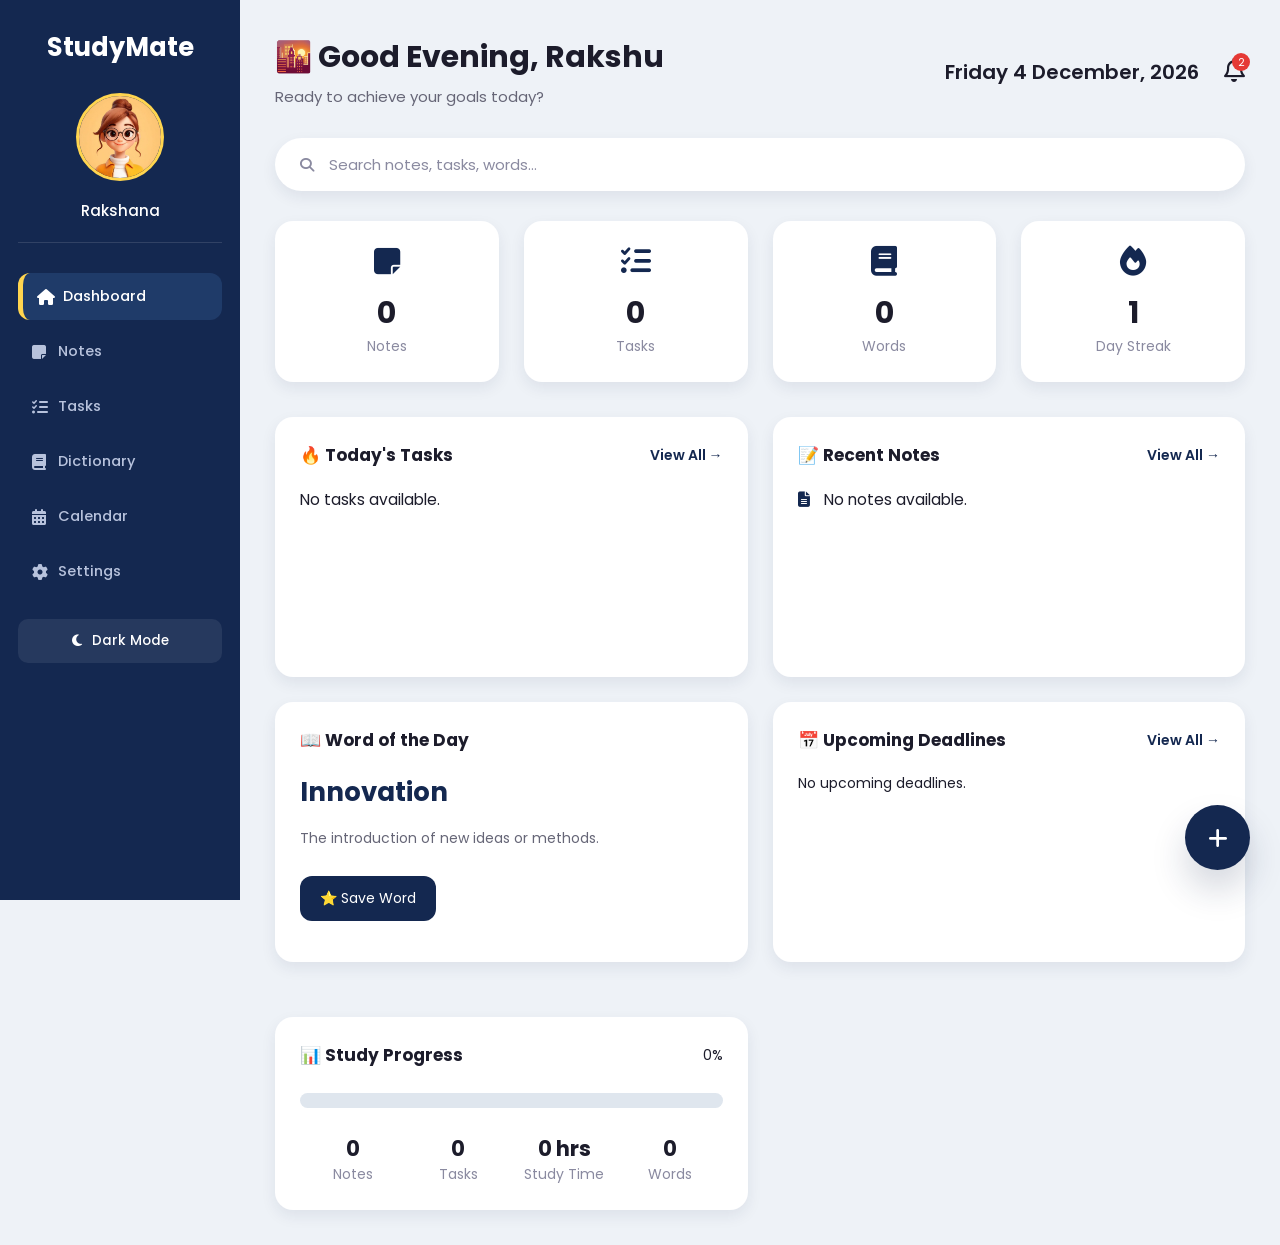
<file: index.html>
<!DOCTYPE html>
<html lang="en">

<head>
    <meta charset="UTF-8">
    <meta name="viewport" content="width=device-width, initial-scale=1.0">
    <title>StudyMate Dashboard</title>

    <!-- CSS -->
    <link rel="stylesheet" href="style.css">

    <!-- Google Font -->
    <link href="https://fonts.googleapis.com/css2?family=Poppins:wght@300;400;500;600;700&display=swap"
        rel="stylesheet">

    <!-- Icons -->
    <link rel="stylesheet" href="https://cdnjs.cloudflare.com/ajax/libs/font-awesome/6.6.0/css/all.min.css">
</head>

<body>

    <!-- Skip link for keyboard users -->
    <a href="#mainContent" class="skip-link">Skip to main content</a>

    <!-- Hamburger menu button (visible on mobile/tablet only) -->
    <button id="hamburgerBtn" class="hamburger-btn" type="button"
        aria-label="Toggle sidebar menu" aria-expanded="false" aria-controls="sidebar">
        <span></span>
        <span></span>
        <span></span>
    </button>

    <!-- Dark overlay behind the sidebar on mobile/tablet -->
    <div id="overlay" class="overlay" aria-hidden="true"></div>

    <div class="container">
        <!-- ================= Sidebar ================= -->
        <aside class="sidebar" id="sidebar">
            <h1 class="logo">StudyMate</h1>
            <div class="profile">
                <img src="profile.jpg" alt="Profile">
                <h3>Rakshana</h3>
            </div>
            <nav aria-label="Primary">
                <ul>
                    <li class="active"><a href="index.html"><i class="fa-solid fa-house"></i>Dashboard</a></li>
                    <li><a href="note.html"><i class="fa-solid fa-note-sticky"></i>Notes</a></li>
                    <li><a href="tasks.html"><i class="fa-solid fa-list-check"></i>Tasks</a></li>
                    <li><a href="dictionary.html"><i class="fa-solid fa-book"></i>Dictionary</a></li>
                    <li><a href="calender.html"><i class="fa-solid fa-calendar-days"></i>Calendar</a></li>
                    <li><a href="settings.html"><i class="fa-solid fa-gear"></i>Settings</a></li>
                </ul>
            </nav>

            <!-- Theme Toggle -->
            <button id="themeToggleBtn" class="theme-toggle-btn" type="button" aria-pressed="false">
                <i class="fa-solid fa-moon"></i>
                <span>Dark Mode</span>
            </button>
        </aside>

        <!-- ================= Main Content ================= -->

        <main class="main" id="mainContent">
            <!-- Header -->
            <header>
                <div>
                    <h2 id="greeting">Loading...</h2>
                    <p>Ready to achieve your goals today?</p>
                </div>
                <div class="header-right">
                    <span class="date" id="currentDate">Loading...</span>
                    <div class="notification"><i id="notificationBell" class="fa-regular fa-bell bell"></i>
                    <span class="badge">2</span></div>
                </div>
            </header>
            <!-- Search -->

            <div class="search-box">

                <i class="fa-solid fa-magnifying-glass"></i>

                <input id="searchInput" type="text" placeholder="Search notes, tasks, words..." autocomplete="off">
            </div>

            <!-- Quick Stats -->

            <section class="stats">

                <div class="card stat-card">

                    <i class="fa-solid fa-note-sticky"></i>

                    <h3 id="notesCount">0</h3>

                    <p>Notes</p>

                </div>

                <div class="card stat-card">

                    <i class="fa-solid fa-list-check"></i>

                    <h3 id="tasksCount">0</h3>

                    <p>Tasks</p>

                </div>

                <div class="card stat-card">

                    <i class="fa-solid fa-book"></i>

                    <h3 id="wordsCount">0</h3>

                    <p>Words</p>

                </div>

                <div class="card stat-card">

                    <i class="fa-solid fa-fire"></i>

                    <h3 id="streakCount">0</h3>

                    <p>Day Streak</p>

                </div>

            </section>

            <!-- Dashboard cards start here -->
            <!-- ================= Dashboard ================= -->

            <section class="dashboard-grid">

                <!-- Today's Tasks -->

                <div class="card dashboard-card">

                    <div class="card-header">
                        <h3>🔥 Today's Tasks</h3>
                        <a href="tasks.html">View All →</a>
                    </div>

                    <ul id="taskList" class="task-list">
                        <li>
                            <input type="checkbox" id="task1">
                            <label for="task1">
                                Complete CN Assignment
                            </label>
                        </li>

                        <li>
                            <input type="checkbox" id="task2">
                            <label for="task2">Revise Java</label>
                        </li>

                        <li>
                            <input type="checkbox" id="task3">
                            <label for="task3">Buy Notebook</label>
                        </li>

                        <li>
                            <input type="checkbox" id="task4" checked>
                            <label for="task4">Submit Lab Record</label>
                        </li>
                    </ul>

                </div>

                <!-- Recent Notes -->

                <div class="card dashboard-card">

                    <div class="card-header">
                        <h3>📝 Recent Notes</h3>
                        <a href="note.html">View All →</a>
                    </div>

                    <ul id="notesList" class="notes-list">

                        <li>
                            <i class="fa-solid fa-file-lines"></i>
                            DBMS Unit 4
                        </li>

                        <li>
                            <i class="fa-solid fa-file-lines"></i>
                            AI Notes
                        </li>

                        <li>
                            <i class="fa-solid fa-file-lines"></i>
                            Networking
                        </li>

                        <li>
                            <i class="fa-solid fa-file-lines"></i>
                            Java OOP
                        </li>

                    </ul>

                </div>

                <!-- Word of the Day -->

                <div class="card dashboard-card">

                    <div class="card-header">
                        <h3>📖 Word of the Day</h3>
                    </div>

                    <h2 id="wordOfDay" class="word">
                        Integrity
                    </h2>

                    <p id="wordMeaning" class="meaning">
                        The quality of being honest and having strong moral principles.
                    </p>

                    <button id="saveWord" class="save-btn">
                        ⭐ Save Word
                    </button>

                </div>

                <!-- Upcoming Deadlines -->

<div class="card dashboard-card">

    <div class="card-header">
        <h3>📅 Upcoming Deadlines</h3>
        <a href="calender.html">View All →</a>
    </div>

    <div id="deadlineList">
        <p>No upcoming deadlines.</p>
    </div>

</div>

            <!-- Study Progress -->

            <section class="card progress-card">

                <div class="card-header">

                    <h3>📊 Study Progress</h3>

                    <span id="progressPercent">0%</span>

                </div>

                <div class="progress-bar">

                    <div id="progressFill" class="progress-fill"></div>

                </div>

                <div class="progress-stats">

                    <div>
                        <h2 id="progressNotes">0</h2>
                        <p>Notes</p>
                    </div>

                    <div>
                        <h2 id="progressTasks">0</h2>
                        <p>Tasks</p>
                    </div>

                    <div>
                        <h2 id="studyHours">0 hrs</h2>
                        <p>Study Time</p>
                    </div>

                    <div>
                        <h2 id="progressWords">0</h2>
                        <p>Words</p>
                    </div>

                </div>

            </section>

            <!-- Floating Button -->

            <button id="addButton" class="fab">

                <i class="fa-solid fa-plus"></i>

            </button>

            <!-- We'll add them in Part 2 -->

        </main>

    </div>
    <div id="toast" class="toast"></div>
    <script src="sidebar.js"></script>
    <script src="script.js"></script>
</body>

</html>
</file>
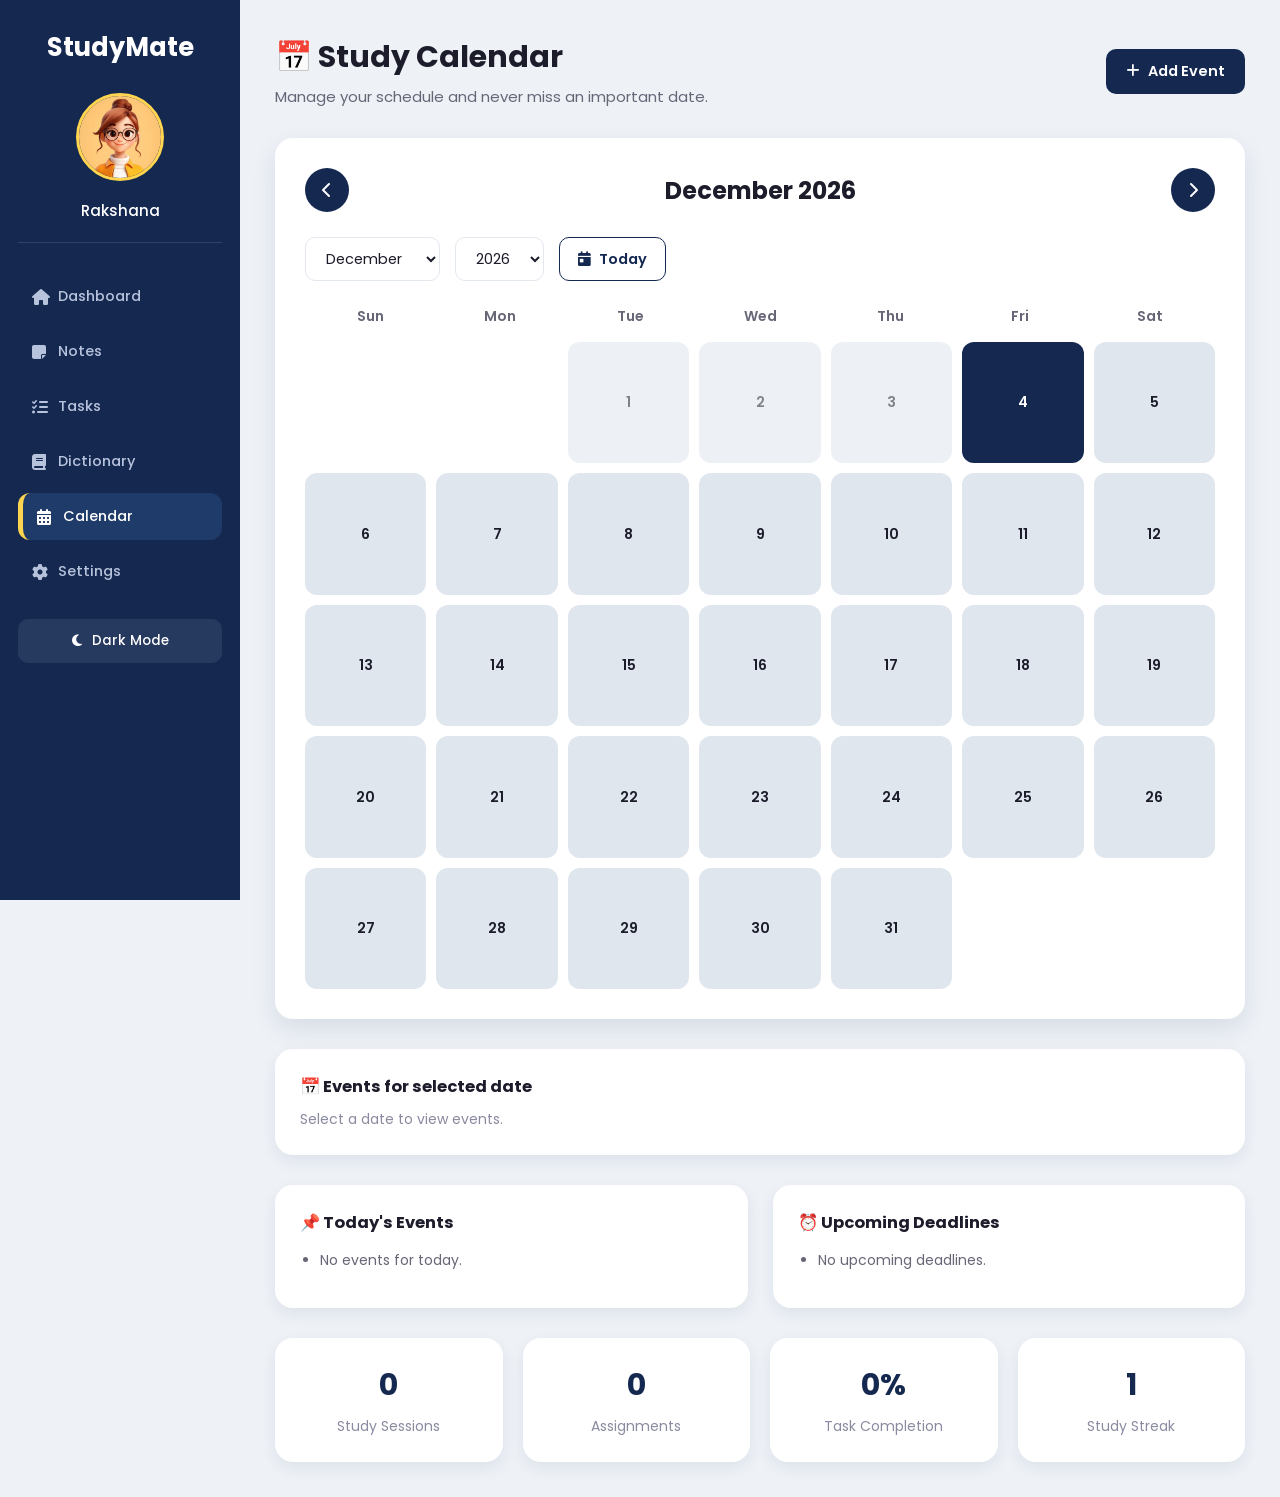
<file: calender.html>
<!DOCTYPE html>
<html lang="en">

<head>

<meta charset="UTF-8">
<meta name="viewport"
content="width=device-width, initial-scale=1.0">

<title>StudyMate Calendar</title>

<link rel="stylesheet" href="style.css">

<link rel="stylesheet" href="calender.css">

<link href="https://fonts.googleapis.com/css2?family=Poppins:wght@300;400;500;600;700&display=swap" rel="stylesheet">

<link rel="stylesheet"
href="https://cdnjs.cloudflare.com/ajax/libs/font-awesome/6.6.0/css/all.min.css">

</head>

<body>

<!-- Skip link for keyboard users -->
<a href="#mainContent" class="skip-link">Skip to main content</a>

<!-- Hamburger menu button (visible on mobile/tablet only) -->
<button id="hamburgerBtn" class="hamburger-btn" type="button"
    aria-label="Toggle sidebar menu" aria-expanded="false" aria-controls="sidebar">
    <span></span>
    <span></span>
    <span></span>
</button>

<!-- Dark overlay behind the sidebar on mobile/tablet -->
<div id="overlay" class="overlay" aria-hidden="true"></div>

<div class="container">

    <!-- Sidebar -->

    <aside class="sidebar" id="sidebar">

        <h1 class="logo">StudyMate</h1>

        <div class="profile">

            <img src="profile.jpg" alt="Profile">

            <h3>Rakshana</h3>

        </div>

        <nav aria-label="Primary">

            <ul>

                <li>
                    <a href="index.html">
                        <i class="fa-solid fa-house"></i>
                        Dashboard
                    </a>
                </li>

                <li>
                    <a href="note.html">
                        <i class="fa-solid fa-note-sticky"></i>
                        Notes
                    </a>
                </li>

                <li>
                    <a href="tasks.html">
                        <i class="fa-solid fa-list-check"></i>
                        Tasks
                    </a>
                </li>

                <li>
                    <a href="dictionary.html">
                        <i class="fa-solid fa-book"></i>
                        Dictionary
                    </a>
                </li>

                <li class="active">
                    <a href="calender.html">
                        <i class="fa-solid fa-calendar-days"></i>
                        Calendar
                    </a>
                </li>

                <li>
                    <a href="settings.html">
                        <i class="fa-solid fa-gear"></i>
                        Settings
                    </a>
                </li>

            </ul>

        </nav>

        <!-- Theme Toggle -->
        <button id="themeToggleBtn" class="theme-toggle-btn" type="button" aria-pressed="false">
            <i class="fa-solid fa-moon"></i>
            <span>Dark Mode</span>
        </button>

    </aside>

    <!-- Main -->

    <main class="main" id="mainContent">

        <header>

            <div>

                <h2>📅 Study Calendar</h2>

                <p>Manage your schedule and never miss an important date.</p>

            </div>

            <button class="add-btn" id="addEventBtn" type="button">

                <i class="fa-solid fa-plus"></i>

                Add Event

            </button>

        </header>

        <div class="calendar-container">

            <!-- Header -->

            <div class="calendar-header">

                <button id="prev" aria-label="Previous month">
                    <i class="fa-solid fa-chevron-left"></i>
                </button>

                <h2 id="monthYear"></h2>

                <button id="next" aria-label="Next month">
                    <i class="fa-solid fa-chevron-right"></i>
                </button>

            </div>

            <!-- Month & Year + Today -->

            <div class="selectors">

                <select id="month" aria-label="Select month"></select>

                <select id="year" aria-label="Select year"></select>

                <button id="todayBtn" type="button" class="today-btn">
                    <i class="fa-solid fa-calendar-day"></i>
                    Today
                </button>

            </div>

            <!-- Weekdays -->

            <div class="weekdays">

                <div>Sun</div>
                <div>Mon</div>
                <div>Tue</div>
                <div>Wed</div>
                <div>Thu</div>
                <div>Fri</div>
                <div>Sat</div>

            </div>

            <!-- Days -->

            <div id="calendar" class="calendar-grid">

            </div>

        </div>

        <!-- Add / Edit Event Modal -->

        <div id="eventModal" class="modal">

            <div class="modal-content">

                <span id="closeModal" class="close">&times;</span>

                <h2 id="eventModalTitle">Add Event</h2>

                <input
                    type="text"
                    id="eventTitle"
                    placeholder="Event Title">

                <div class="modal-row">

                    <input
                        type="date"
                        id="eventDate">

                    <input
                        type="time"
                        id="eventTime">

                </div>

                <div class="modal-row">

                    <select id="eventCategory">
                        <option value="Study">📖 Study</option>
                        <option value="Exam">🎯 Exam</option>
                        <option value="Assignment">📝 Assignment</option>
                        <option value="Meeting">🤝 Meeting</option>
                        <option value="Personal">🌱 Personal</option>
                    </select>

                    <input
                        type="color"
                        id="eventColor"
                        value="#142850"
                        aria-label="Event color">

                </div>

                <textarea
                    id="eventDescription"
                    placeholder="Description"></textarea>

                <p id="eventFormError" class="form-error"></p>

                <div class="modal-buttons">

                    <button id="saveEvent">
                        Save
                    </button>

                    <button id="closeModalBtn">
                        Cancel
                    </button>

                </div>

            </div>

        </div>

        <div class="events-panel">

            <h3>📅 Events for <span id="eventsPanelDate">selected date</span></h3>

            <div id="eventsList">

                Select a date to view events.

            </div>

        </div>

        <div class="bottom-grid">

            <div class="card">

                <h3>📌 Today's Events</h3>

                <ul id="todaysEventsList">

                    <li>No events for today.</li>

                </ul>

            </div>

            <div class="card">

                <h3>⏰ Upcoming Deadlines</h3>

                <ul id="upcomingDeadlinesList">

                    <li>No upcoming deadlines.</li>

                </ul>

            </div>

        </div>

        <div class="stats">

            <div class="stat">

                <h2 id="statSessions">0</h2>

                <p>Study Sessions</p>

            </div>

            <div class="stat">

                <h2 id="statAssignments">0</h2>

                <p>Assignments</p>

            </div>

            <div class="stat">

                <h2 id="statCompletion">0%</h2>

                <p>Task Completion</p>

            </div>

            <div class="stat">

                <h2 id="statStreak">0</h2>

                <p>Study Streak</p>

            </div>

        </div>

    </main>

</div>

<div id="toast" class="toast"></div>

<script src="sidebar.js"></script>
<script src="calender.js"></script>
</body>


</html>
</file>
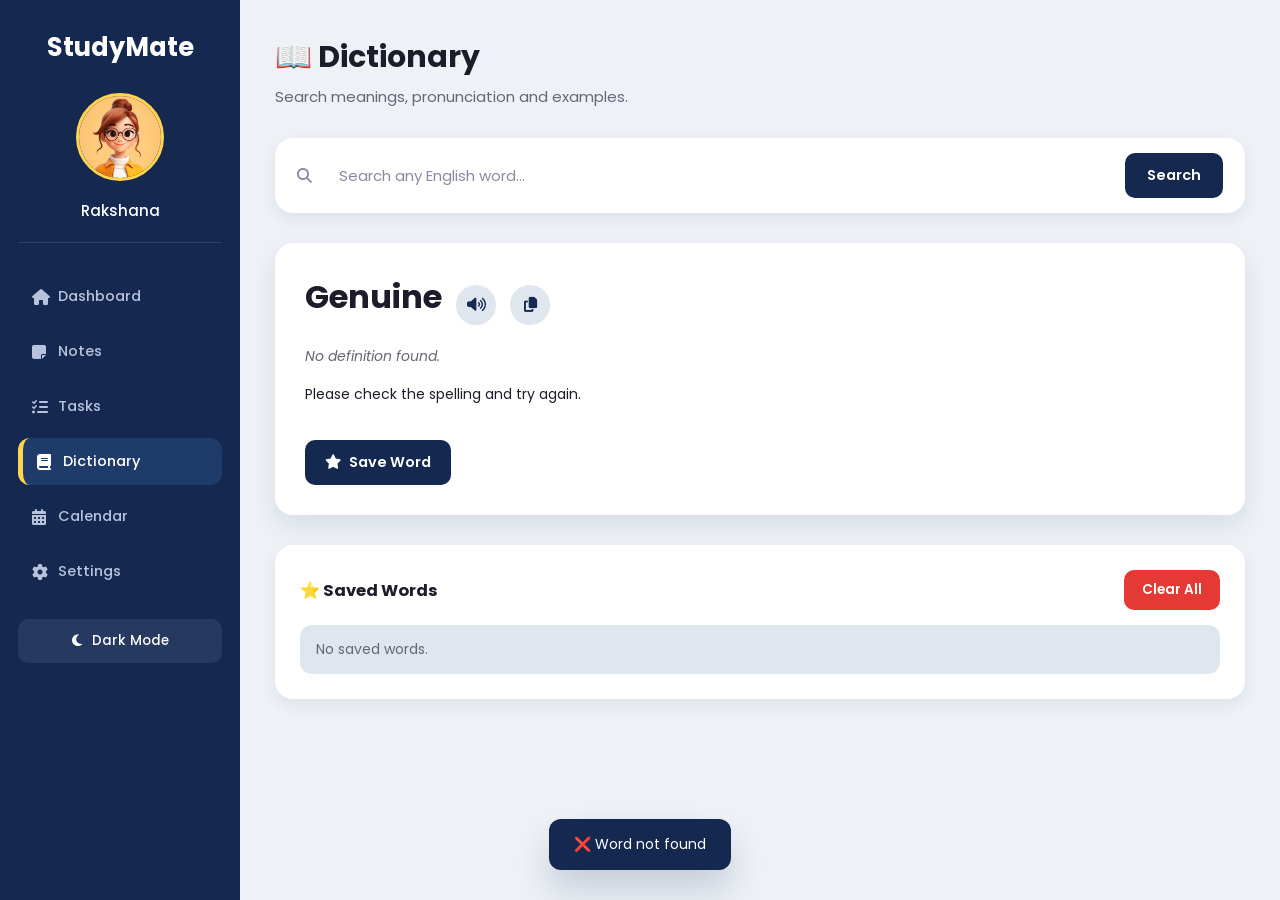
<file: dictionary.html>
<!DOCTYPE html>
<html lang="en">

<head>

<meta charset="UTF-8">
<meta name="viewport"
content="width=device-width, initial-scale=1.0">

<title>StudyMate Dictionary</title>

<link rel="stylesheet" href="style.css">

<link rel="stylesheet" href="dictionary.css">

<link href="https://fonts.googleapis.com/css2?family=Poppins:wght@300;400;500;600;700&display=swap" rel="stylesheet">

<link rel="stylesheet"
href="https://cdnjs.cloudflare.com/ajax/libs/font-awesome/6.6.0/css/all.min.css">

</head>

<body>

<!-- Skip link for keyboard users -->
<a href="#mainContent" class="skip-link">Skip to main content</a>

<!-- Hamburger menu button (visible on mobile/tablet only) -->
<button id="hamburgerBtn" class="hamburger-btn" type="button"
    aria-label="Toggle sidebar menu" aria-expanded="false" aria-controls="sidebar">
    <span></span>
    <span></span>
    <span></span>
</button>

<!-- Dark overlay behind the sidebar on mobile/tablet -->
<div id="overlay" class="overlay" aria-hidden="true"></div>

<div class="container">

    <!-- Sidebar -->

    <aside class="sidebar" id="sidebar">

        <h1 class="logo">StudyMate</h1>

        <div class="profile">

            <img src="profile.jpg" alt="Profile">

            <h3>Rakshana</h3>

        </div>

        <nav aria-label="Primary">

            <ul>

                <li>
                    <a href="index.html">
                        <i class="fa-solid fa-house"></i>
                        Dashboard
                    </a>
                </li>

                <li>
                    <a href="note.html">
                        <i class="fa-solid fa-note-sticky"></i>
                        Notes
                    </a>
                </li>

                <li>
                    <a href="tasks.html">
                        <i class="fa-solid fa-list-check"></i>
                        Tasks
                    </a>
                </li>

                <li class="active">
                    <a href="dictionary.html">
                        <i class="fa-solid fa-book"></i>
                        Dictionary
                    </a>
                </li>

                <li>
                    <a href="calender.html">
                        <i class="fa-solid fa-calendar-days"></i>
                        Calendar
                    </a>
                </li>

                <li>
                    <a href="settings.html">
                        <i class="fa-solid fa-gear"></i>
                        Settings
                    </a>
                </li>

            </ul>

        </nav>

        <!-- Theme Toggle -->
        <button id="themeToggleBtn" class="theme-toggle-btn" type="button" aria-pressed="false">
            <i class="fa-solid fa-moon"></i>
            <span>Dark Mode</span>
        </button>

    </aside>

    <!-- Main -->

    <main class="main" id="mainContent">

        <header>

            <div>

                <h2>📖 Dictionary</h2>

                <p>Search meanings, pronunciation and examples.</p>

            </div>

        </header>

        <div class="search-container">

            <!-- Search Box -->

            <div class="search-box" role="search">

                <i class="fa-solid fa-magnifying-glass" aria-hidden="true"></i>

                <label for="wordInput" class="sr-only">Search any English word</label>

                <input
                    type="text"
                    id="wordInput"
                    placeholder="Search any English word..."
                    autocomplete="off">

                <button id="searchBtn" class="search-btn" type="button">
                    Search
                </button>

            </div>

        </div>

        <!-- Dictionary Result -->

        <div class="result-card">

            <div class="word-row">

                <h2 id="word" class="word">
                    Welcome 👋
                </h2>

                <button id="pronounceBtn" class="icon-btn" type="button" aria-label="Pronounce word">
                    <i class="fa-solid fa-volume-high"></i>
                </button>

                <button id="copyBtn" class="icon-btn" type="button" aria-label="Copy word">
                    <i class="fa-solid fa-copy"></i>
                </button>

            </div>

            <p id="phonetic" class="phonetic">
                Search a word to begin.
            </p>

            <h4 id="partOfSpeech" class="part-of-speech"></h4>

            <p id="meaning" class="meaning">
                Enter any English word in the search box above.
            </p>

            <p id="example" class="example">
            </p>

            <button id="saveWord" class="save-btn" type="button">
                <i class="fa-solid fa-star"></i>
                Save Word
            </button>

        </div>

        <!-- Saved Words -->

        <div class="saved-card">

            <div class="saved-header">

                <h3>⭐ Saved Words</h3>

                <button id="clearWords" class="clear-btn" type="button">
                    Clear All
                </button>

            </div>

            <ul id="savedWordsList" class="saved-list">

                <li>No saved words.</li>

            </ul>

        </div>

    </main>

</div>

<div id="toast" class="toast"></div>

<script src="sidebar.js"></script>
<script src="dictionary.js"></script>
</body>


</html>
</file>
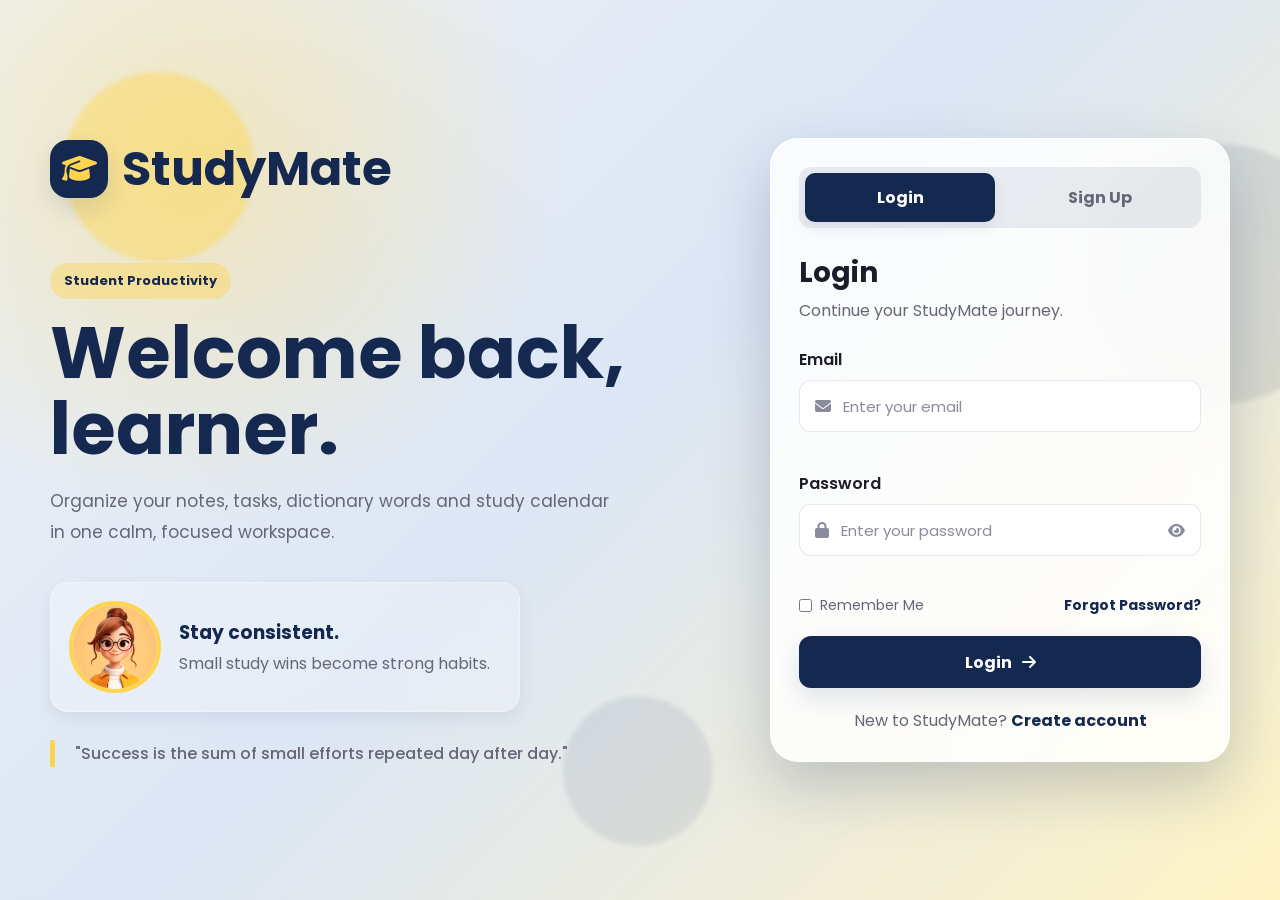
<file: login.html>
<!DOCTYPE html>
<html lang="en">

<head>
    <meta charset="UTF-8">
    <meta name="viewport" content="width=device-width, initial-scale=1.0">
    <title>StudyMate - Login</title>

    <!-- CSS -->
    <link rel="stylesheet" href="login.css">

    <!-- Google Font -->
    <link href="https://fonts.googleapis.com/css2?family=Poppins:wght@300;400;500;600;700&display=swap"
        rel="stylesheet">

    <!-- Icons -->
    <link rel="stylesheet" href="https://cdnjs.cloudflare.com/ajax/libs/font-awesome/6.6.0/css/all.min.css">
</head>

<body>

    <div class="auth-bg-shape shape-one"></div>
    <div class="auth-bg-shape shape-two"></div>
    <div class="auth-bg-shape shape-three"></div>

    <main class="auth-page">

        <!-- ================= Left Panel ================= -->

        <section class="auth-left">

            <div class="brand">
                <div class="brand-icon">
                    <i class="fa-solid fa-graduation-cap"></i>
                </div>
                <h1>StudyMate</h1>
            </div>

            <div class="welcome-copy">
                <span class="eyebrow">Student Productivity</span>
                <h2 id="typingText">Welcome back, learner.</h2>
                <p>
                    Organize your notes, tasks, dictionary words and study calendar in one calm,
                    focused workspace.
                </p>
            </div>

            <div class="illustration-card">
                <img src="profile.jpg" alt="StudyMate student illustration">
                <div>
                    <h3>Stay consistent.</h3>
                    <p>Small study wins become strong habits.</p>
                </div>
            </div>

            <blockquote>
                "Success is the sum of small efforts repeated day after day."
            </blockquote>

        </section>

        <!-- ================= Right Panel ================= -->

        <section class="auth-right">

            <div class="auth-card" id="authCard">

                <div class="form-tabs">
                    <button class="tab-btn active" id="loginTab" type="button">Login</button>
                    <button class="tab-btn" id="signupTab" type="button">Sign Up</button>
                </div>

                <!-- ================= Login Form ================= -->

                <form id="loginForm" class="auth-form active-form" novalidate>

                    <div class="form-heading">
                        <h2>Login</h2>
                        <p>Continue your StudyMate journey.</p>
                    </div>

                    <div class="input-group">
                        <label for="loginEmail">Email</label>
                        <div class="input-box">
                            <i class="fa-solid fa-envelope"></i>
                            <input type="email" id="loginEmail" placeholder="Enter your email">
                        </div>
                        <small id="loginEmailError"></small>
                    </div>

                    <div class="input-group">
                        <label for="loginPassword">Password</label>
                        <div class="input-box">
                            <i class="fa-solid fa-lock"></i>
                            <input type="password" id="loginPassword" placeholder="Enter your password">
                            <button type="button" class="password-toggle" data-target="loginPassword" aria-label="Show password">
                                <i class="fa-solid fa-eye"></i>
                            </button>
                        </div>
                        <small id="loginPasswordError"></small>
                    </div>

                    <div class="form-options">
                        <label>
                            <input type="checkbox" id="rememberMe">
                            Remember Me
                        </label>
                        <button type="button" id="forgotPasswordBtn">Forgot Password?</button>
                    </div>

                    <button type="submit" class="primary-btn" id="loginBtn">
                        <span>Login</span>
                        <i class="fa-solid fa-arrow-right"></i>
                    </button>

                    <p class="switch-text">
                        New to StudyMate?
                        <button type="button" id="showSignup">Create account</button>
                    </p>

                </form>

                <!-- ================= Sign Up Form ================= -->

                <form id="signupForm" class="auth-form" novalidate>

                    <div class="form-heading">
                        <h2>Create Account</h2>
                        <p>Build your personal study space.</p>
                    </div>

                    <div class="input-group">
                        <label for="fullName">Full Name</label>
                        <div class="input-box">
                            <i class="fa-solid fa-user"></i>
                            <input type="text" id="fullName" placeholder="Enter full name">
                        </div>
                        <small id="fullNameError"></small>
                    </div>

                    <div class="input-group">
                        <label for="username">Username</label>
                        <div class="input-box">
                            <i class="fa-solid fa-at"></i>
                            <input type="text" id="username" placeholder="Choose username">
                        </div>
                        <small id="usernameError"></small>
                    </div>

                    <div class="input-group">
                        <label for="signupEmail">Email</label>
                        <div class="input-box">
                            <i class="fa-solid fa-envelope"></i>
                            <input type="email" id="signupEmail" placeholder="Enter email">
                        </div>
                        <small id="signupEmailError"></small>
                    </div>

                    <div class="input-group">
                        <label for="signupPassword">Password</label>
                        <div class="input-box">
                            <i class="fa-solid fa-lock"></i>
                            <input type="password" id="signupPassword" placeholder="Create password">
                            <button type="button" class="password-toggle" data-target="signupPassword" aria-label="Show password">
                                <i class="fa-solid fa-eye"></i>
                            </button>
                        </div>
                        <div class="strength-meter">
                            <div id="strengthFill"></div>
                        </div>
                        <p id="strengthText" class="strength-text">Password strength</p>
                        <small id="signupPasswordError"></small>
                    </div>

                    <div class="input-group">
                        <label for="confirmPassword">Confirm Password</label>
                        <div class="input-box">
                            <i class="fa-solid fa-shield-halved"></i>
                            <input type="password" id="confirmPassword" placeholder="Confirm password">
                            <button type="button" class="password-toggle" data-target="confirmPassword" aria-label="Show password">
                                <i class="fa-solid fa-eye"></i>
                            </button>
                        </div>
                        <small id="confirmPasswordError"></small>
                    </div>

                    <button type="submit" class="primary-btn" id="signupBtn">
                        <span>Create Account</span>
                        <i class="fa-solid fa-user-plus"></i>
                    </button>

                    <p class="switch-text">
                        Already have an account?
                        <button type="button" id="showLogin">Login</button>
                    </p>

                </form>

            </div>

        </section>

    </main>

    <!-- ================= Toast ================= -->

    <div id="toast" class="toast"></div>

    <script src="login.js"></script>
</body>

</html>
</file>
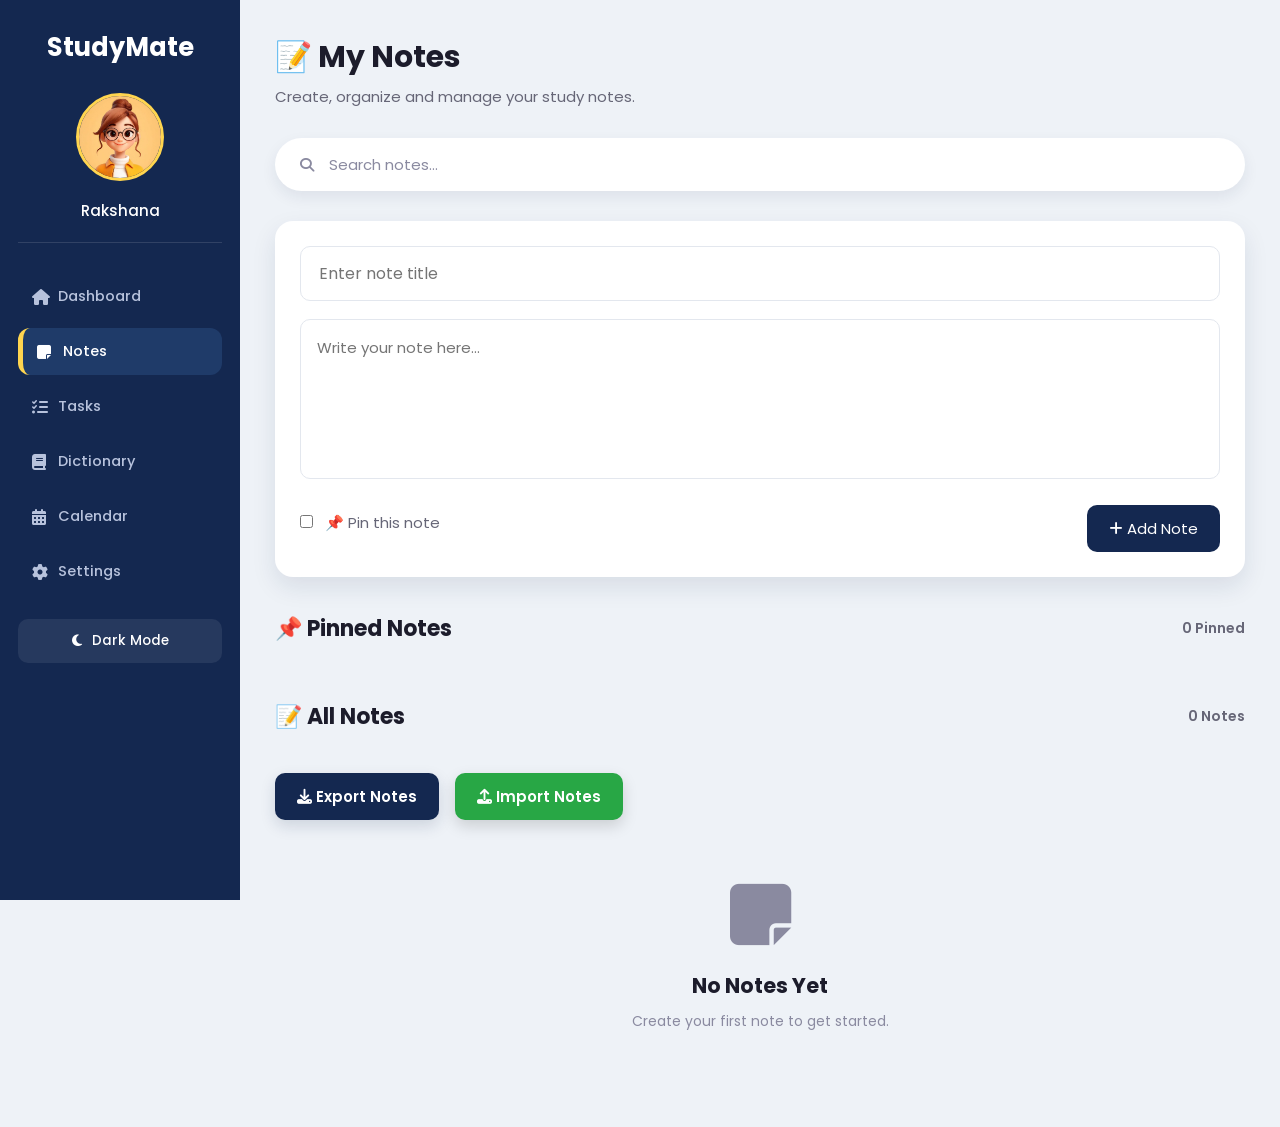
<file: note.html>
<!DOCTYPE html>
<html lang="en">

<head>

    <meta charset="UTF-8">
    <meta name="viewport" content="width=device-width, initial-scale=1.0">

    <title>StudyMate - Notes</title>

    <link rel="stylesheet" href="style.css">
    <link rel="stylesheet" href="note.css">

    <link href="https://fonts.googleapis.com/css2?family=Poppins:wght@300;400;500;600;700&display=swap"
        rel="stylesheet">

    <link rel="stylesheet"
        href="https://cdnjs.cloudflare.com/ajax/libs/font-awesome/6.6.0/css/all.min.css">

</head>

<body>

<!-- Skip link for keyboard users -->
<a href="#mainContent" class="skip-link">Skip to main content</a>

<!-- Hamburger menu button (visible on mobile/tablet only) -->
<button id="hamburgerBtn" class="hamburger-btn" type="button"
    aria-label="Toggle sidebar menu" aria-expanded="false" aria-controls="sidebar">
    <span></span>
    <span></span>
    <span></span>
</button>

<!-- Dark overlay behind the sidebar on mobile/tablet -->
<div id="overlay" class="overlay" aria-hidden="true"></div>

<div class="container">

    <!-- ================= Sidebar ================= -->

    <aside class="sidebar" id="sidebar">

        <h1 class="logo">StudyMate</h1>

        <div class="profile">

            <img src="profile.jpg" alt="Profile">

            <h3>Rakshana</h3>

        </div>

        <nav aria-label="Primary">

            <ul>

                <li>
                    <a href="index.html">
                        <i class="fa-solid fa-house"></i>
                        Dashboard
                    </a>
                </li>

                <li class="active">
                    <a href="note.html">
                        <i class="fa-solid fa-note-sticky"></i>
                        Notes
                    </a>
                </li>

                <li>
                    <a href="tasks.html">
                        <i class="fa-solid fa-list-check"></i>
                        Tasks
                    </a>
                </li>

                <li>
                    <a href="dictionary.html">
                        <i class="fa-solid fa-book"></i>
                        Dictionary
                    </a>
                </li>

                <li>
                    <a href="calender.html">
                        <i class="fa-solid fa-calendar-days"></i>
                        Calendar
                    </a>
                </li>

                <li>
                    <a href="settings.html">
                        <i class="fa-solid fa-gear"></i>
                        Settings
                    </a>
                </li>

            </ul>

        </nav>

        <!-- Theme Toggle -->
        <button id="themeToggleBtn" class="theme-toggle-btn" type="button" aria-pressed="false">
            <i class="fa-solid fa-moon"></i>
            <span>Dark Mode</span>
        </button>

    </aside>

    <!-- ================= Main ================= -->

    <main class="main" id="mainContent">

        <!-- Header -->

        <header>

            <div>

                <h2>📝 My Notes</h2>

                <p>Create, organize and manage your study notes.</p>

            </div>

        </header>

        <!-- ================= Search ================= -->

        <div class="search-box">

            <i class="fa-solid fa-magnifying-glass"></i>

            <input
    type="text"
    id="searchNote"
    placeholder="Search notes..."
>

        </div>

        <!-- ================= Create Note ================= -->

        <div class="create-note">

            <input
                type="text"
                id="noteTitle"
                placeholder="Enter note title">

            <textarea
                id="noteContent"
                placeholder="Write your note here..."></textarea>

            <div class="note-options">

                <label>

                    <input type="checkbox" id="pinNote">

                    📌 Pin this note

                </label>

                <button id="addNoteBtn">

                    <i class="fa-solid fa-plus"></i>

                    Add Note

                </button>

            </div>

        </div>

        <!-- ================= Pinned Notes ================= -->

<div class="section-title">

    <h3>📌 Pinned Notes</h3>

    <span id="pinnedCount">0 Pinned</span>

</div>

<div id="pinnedNotes" class="notes-grid">

    <!-- JavaScript will load pinned notes -->

</div>


<!-- ================= All Notes ================= -->

<div class="section-title">

    <h3>📝 All Notes</h3>

    <span id="noteCount">0 Notes</span>

</div>

<div id="notesContainer" class="notes-grid">

    <!-- JavaScript will load notes -->

</div>

<button id="exportNotes">
    <i class="fa-solid fa-download"></i>
    Export Notes
</button>

<label for="importNotes" class="import-btn">
    <i class="fa-solid fa-upload"></i>
    Import Notes
</label>

<input
    type="file"
    id="importNotes"
    accept=".json"
    hidden
>
<!-- ================= Empty State ================= -->

<div id="emptyState" class="empty-state">

    <i class="fa-solid fa-note-sticky"></i>

    <h2>No Notes Yet</h2>

    <p>Create your first note to get started.</p>

</div>


<!-- ================= Edit Note Modal ================= -->

<div id="editModal" class="modal">

    <div class="modal-content">

        <span id="closeModal" class="close">&times;</span>

        <h2>Edit Note</h2>

        <input
            type="text"
            id="editTitle"
            placeholder="Title">

        <textarea
            id="editContent"
            placeholder="Note Content"></textarea>

        <label class="pin-option">

            <input
                type="checkbox"
                id="editPinned">

            📌 Pin this note

        </label>

        <button id="saveEdit">

            <i class="fa-solid fa-floppy-disk"></i>

            Save Changes

        </button>

    </div>

</div>


<!-- ================= Toast ================= -->

<div id="toast" class="toast">

    Saved Successfully

</div>
    </main>

</div>

<script src="sidebar.js"></script>
<script src="note.js"></script>

</body>

</html>
</file>
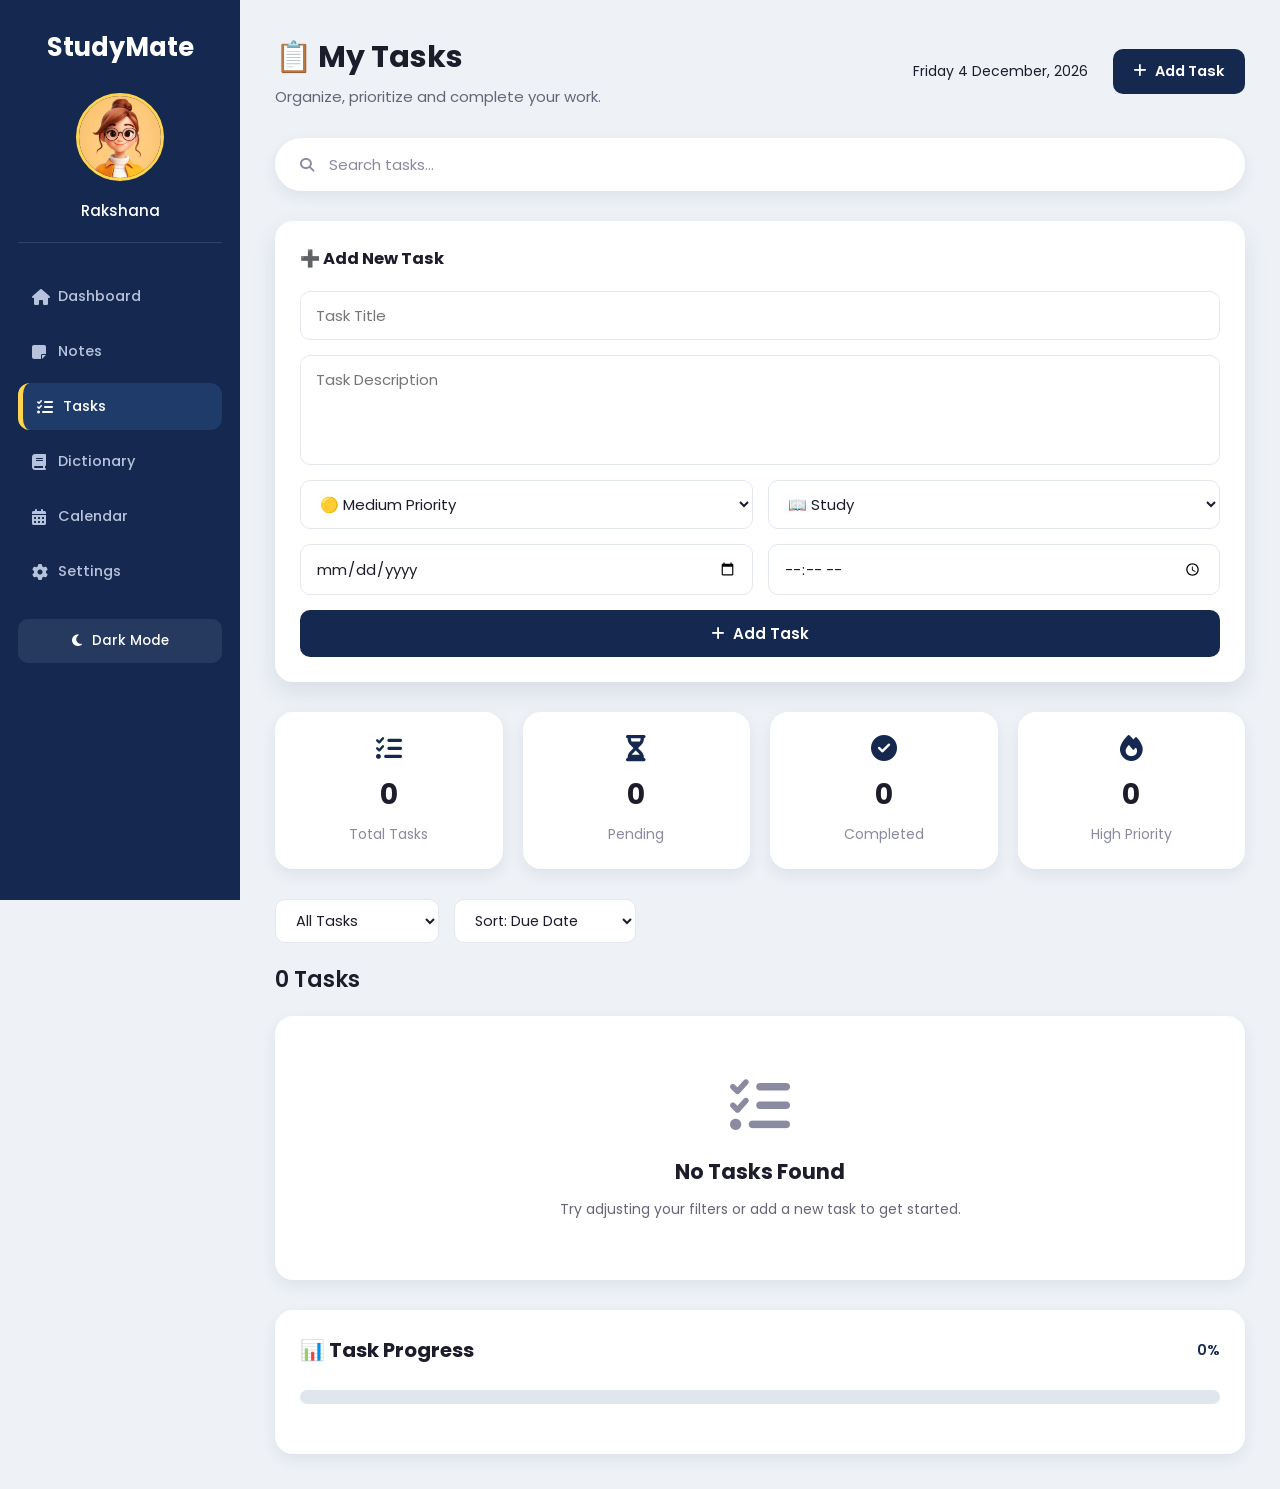
<file: tasks.html>
<!DOCTYPE html>
<html lang="en">

<head>

    <meta charset="UTF-8">

    <meta name="viewport"
        content="width=device-width, initial-scale=1.0">

    <title>StudyMate - Tasks</title>

    <link rel="stylesheet" href="style.css">

    <link rel="stylesheet"
        href="tasks.css">

    <link
        href="https://fonts.googleapis.com/css2?family=Poppins:wght@300;400;500;600;700&display=swap"
        rel="stylesheet">

    <link rel="stylesheet"
        href="https://cdnjs.cloudflare.com/ajax/libs/font-awesome/6.6.0/css/all.min.css">

</head>

<body>

<!-- Skip link for keyboard users -->
<a href="#mainContent" class="skip-link">Skip to main content</a>

<!-- Hamburger menu button (visible on mobile/tablet only) -->
<button id="hamburgerBtn" class="hamburger-btn" type="button"
    aria-label="Toggle sidebar menu" aria-expanded="false" aria-controls="sidebar">
    <span></span>
    <span></span>
    <span></span>
</button>

<!-- Dark overlay behind the sidebar on mobile/tablet -->
<div id="overlay" class="overlay" aria-hidden="true"></div>

<div class="container">

    <!-- ================= Sidebar ================= -->

    <aside class="sidebar" id="sidebar">

        <h1 class="logo">

            StudyMate

        </h1>

        <div class="profile">

            <img src="profile.jpg"
                alt="Profile">

            <h3>Rakshana</h3>

        </div>

        <nav aria-label="Primary">

            <ul>

                <li>

                    <a href="index.html">

                        <i class="fa-solid fa-house"></i>

                        Dashboard

                    </a>

                </li>

                <li>

                    <a href="notes.html">

                        <i class="fa-solid fa-note-sticky"></i>

                        Notes

                    </a>

                </li>

                <li class="active">

                    <a href="tasks.html">

                        <i class="fa-solid fa-list-check"></i>

                        Tasks

                    </a>

                </li>

                <li>

                    <a href="dictionary.html">

                        <i class="fa-solid fa-book"></i>

                        Dictionary

                    </a>

                </li>

                <li>

                    <a href="calender.html">

                        <i class="fa-solid fa-calendar-days"></i>

                        Calendar

                    </a>

                </li>

                <li>

                    <a href="settings.html">

                        <i class="fa-solid fa-gear"></i>

                        Settings

                    </a>

                </li>

            </ul>

        </nav>

        <!-- Theme Toggle -->
        <button id="themeToggleBtn" class="theme-toggle-btn" type="button" aria-pressed="false">
            <i class="fa-solid fa-moon"></i>
            <span>Dark Mode</span>
        </button>

    </aside>

    <!-- ================= Main ================= -->

    <main class="main" id="mainContent">

        <!-- Header -->

        <header>

            <div>

                <h2>

                    📋 My Tasks

                </h2>

                <p>

                    Organize, prioritize and complete your work.

                </p>

            </div>

            <div class="header-right">

                <span id="todayDate"></span>

                <button id="headerAddBtn" class="add-btn" type="button">

                    <i class="fa-solid fa-plus"></i>

                    Add Task

                </button>

            </div>

        </header>

        <!-- Search -->

        <div class="search-box">

            <i class="fa-solid fa-magnifying-glass"></i>

            <input
                type="text"
                id="searchTask"
                placeholder="Search tasks...">

        </div>

        <!-- ================= Add Task ================= -->

        <section class="create-task">

            <h3>➕ Add New Task</h3>

            <input
                type="text"
                id="taskTitle"
                placeholder="Task Title">

            <textarea
                id="taskDescription"
                placeholder="Task Description"></textarea>

            <div class="task-options">

                <select id="taskPriority">

                    <option value="High">
                        🔴 High Priority
                    </option>

                    <option value="Medium" selected>
                        🟡 Medium Priority
                    </option>

                    <option value="Low">
                        🟢 Low Priority
                    </option>

                </select>

                <select id="taskCategory">

                    <option value="Study">📖 Study</option>
                    <option value="Assignment">📝 Assignment</option>
                    <option value="Exam">🎯 Exam</option>
                    <option value="Personal">🌱 Personal</option>

                </select>

            </div>

            <div class="task-options">

                <input
                    type="date"
                    id="taskDate">

                <input
                    type="time"
                    id="taskTime">

            </div>

            <button id="addTaskBtn">

                <i class="fa-solid fa-plus"></i>

                Add Task

            </button>

        </section>

        <!-- ================= Summary ================= -->

        <section class="summary">

            <div class="summary-card">

                <i class="fa-solid fa-list-check"></i>

                <h2 id="totalTasks">0</h2>

                <p>Total Tasks</p>

            </div>

            <div class="summary-card">

                <i class="fa-solid fa-hourglass-half"></i>

                <h2 id="pendingTasks">0</h2>

                <p>Pending</p>

            </div>

            <div class="summary-card">

                <i class="fa-solid fa-circle-check"></i>

                <h2 id="completedTasks">0</h2>

                <p>Completed</p>

            </div>

            <div class="summary-card">

                <i class="fa-solid fa-fire"></i>

                <h2 id="highPriority">0</h2>

                <p>High Priority</p>

            </div>

        </section>

        <!-- ================= Filter & Sort ================= -->

        <section class="filter-bar">

            <select id="filterTask" aria-label="Filter tasks">

                <option value="All">All Tasks</option>
                <option value="Pending">Pending</option>
                <option value="Completed">Completed</option>
                <option value="High">High Priority</option>
                <option value="Medium">Medium Priority</option>
                <option value="Low">Low Priority</option>
                <option value="Today">Today's Tasks</option>
                <option value="Overdue">Overdue Tasks</option>

            </select>

            <select id="sortTask" aria-label="Sort tasks">

                <option value="dueDate">Sort: Due Date</option>
                <option value="priority">Sort: Priority</option>
                <option value="newest">Sort: Newest</option>
                <option value="oldest">Sort: Oldest</option>
                <option value="alphabetical">Sort: Alphabetical</option>

            </select>

        </section>

        <!-- ================= Task Counter ================= -->

        <h3 id="taskCount">

            0 Tasks

        </h3>

        <!-- ================= Task Sections ================= -->

        <div id="pendingSection" class="task-section">

            <h3>🕓 Pending</h3>

            <div id="pendingTasksContainer" class="tasks-container"></div>

        </div>

        <div id="completedSection" class="task-section">

            <h3>✅ Completed</h3>

            <div id="completedTasksContainer" class="tasks-container"></div>

        </div>

        <!-- ================= Empty State ================= -->

        <div
            id="emptyTaskState"
            class="empty-state">

            <i class="fa-solid fa-list-check"></i>

            <h2>

                No Tasks Found

            </h2>

            <p>

                Try adjusting your filters or add a new task to get started.

            </p>

        </div>

        <!-- ================= Progress ================= -->

        <section class="progress-card">

            <div class="progress-header">

                <h3>

                    📊 Task Progress

                </h3>

                <span id="progressPercent">0%</span>
            </div>
            <div class="progress-bar">
                 <div id="progressFill" class="progress-fill"></div>
            </div>
        </section>

        <!-- ================= Floating Button ================= -->

        <button
            id="scrollTopBtn"
            class="fab"
            aria-label="Scroll to top">

            <i class="fa-solid fa-arrow-up"></i>

        </button>

    </main>

</div>

<!-- ================= Edit Task Modal ================= -->

<div id="taskModal" class="modal">

    <div class="modal-content">

        <span id="closeTaskModal" class="close">&times;</span>

        <h2>Edit Task</h2>

        <input
            type="text"
            id="editTaskTitle"
            placeholder="Task Title">

        <textarea
            id="editTaskDescription"
            placeholder="Task Description"></textarea>

        <div class="task-options">

            <select id="editTaskPriority">

                <option value="High">🔴 High Priority</option>
                <option value="Medium">🟡 Medium Priority</option>
                <option value="Low">🟢 Low Priority</option>

            </select>

            <select id="editTaskCategory">

                <option value="Study">📖 Study</option>
                <option value="Assignment">📝 Assignment</option>
                <option value="Exam">🎯 Exam</option>
                <option value="Personal">🌱 Personal</option>

            </select>

        </div>

        <div class="task-options">

            <input type="date" id="editTaskDate">

            <input type="time" id="editTaskTime">

        </div>

        <div class="modal-buttons">

            <button id="saveTaskEdit">Save Changes</button>

            <button id="cancelTaskEdit">Cancel</button>

        </div>

    </div>

</div>

<!-- ================= Toast ================= -->

<div
    id="toast"
    class="toast">

</div>

<script src="sidebar.js"></script>
<script src="tasks.js"></script>

</body>

</html>
</file>
<file: style.css>
/* =========================================================
   STUDYMATE — DASHBOARD STYLESHEET (style.css)

   Sections:
   1. CSS Variables (Light & Dark themes)
   2. Base / Reset
   3. Sidebar (fixed desktop / slide-in mobile)
   4. Hamburger Button
   5. Overlay
   6. Main Layout & Header
   7. Search Box
   8. Cards / Stats / Dashboard Grid
   9. Lists, Word of the Day, Deadlines, Progress
   10. Floating Button & Toast
   11. Responsive Breakpoints
   12. Accessibility
   ========================================================= */

/* ---------- 1. CSS VARIABLES ---------- */
:root {
  --color-primary: #142850;
  --color-primary-hover: #1f3b69;
  --color-primary-light: #e7ebf3;
  --color-accent: #FFD54F;
  --color-danger: #E53935;

  --bg-body: #eef2f7;
  --bg-sidebar: #142850;
  --bg-card: #ffffff;
  --bg-hover: #e2e7f0;
  --bg-progress-track: #dfe6ee;
  --bg-overlay: rgba(10, 15, 30, 0.55);

  --text-primary: #1c1c2b;
  --text-secondary: #666677;
  --text-muted: #8a8aa0;
  --text-sidebar-muted: #b7c2dc;

  --border-color: #e3e7ee;
  --shadow-sm: 0 6px 15px rgba(20, 40, 80, 0.08);
  --shadow-md: 0 10px 25px rgba(20, 40, 80, 0.1);
  --shadow-lg: 0 20px 35px rgba(20, 40, 80, 0.18);

  --sidebar-width: 240px;
  --radius-sm: 10px;
  --radius-md: 12px;
  --radius-lg: 18px;
  --radius-pill: 50px;

  --transition-fast: 0.2s ease;
  --transition-base: 0.3s ease;
  --transition-slow: 0.4s cubic-bezier(0.4, 0, 0.2, 1);

  --font-body: 'Poppins', sans-serif;
}

[data-theme="dark"] {
  --bg-body: #0f1524;
  --bg-sidebar: #0c1830;
  --bg-card: #171f33;
  --bg-hover: #232c47;
  --bg-progress-track: #232c47;
  --bg-overlay: rgba(0, 0, 0, 0.7);

  --text-primary: #eef1f8;
  --text-secondary: #b0b6cc;
  --text-muted: #7a80a0;
  --text-sidebar-muted: #8a9bc4;

  --border-color: #262f4a;
  --shadow-sm: 0 6px 15px rgba(0, 0, 0, 0.35);
  --shadow-md: 0 10px 25px rgba(0, 0, 0, 0.4);
  --shadow-lg: 0 20px 35px rgba(0, 0, 0, 0.55);

  --color-primary-light: #1b2340;
}

/* ---------- 2. BASE / RESET ---------- */
* {
  margin: 0;
  padding: 0;
  box-sizing: border-box;
  font-family: var(--font-body);
}

html {
  scroll-behavior: smooth;
}

body {
  animation: fadeIn 0.6s ease;
  background: var(--bg-body);
  color: var(--text-primary);
  font-size: clamp(14px, 1vw, 16px);
  transition: background-color var(--transition-base), color var(--transition-base);
}

@keyframes fadeIn {
  from { opacity: 0; transform: translateY(20px); }
  to { opacity: 1; transform: translateY(0); }
}

.sr-only {
  position: absolute;
  width: 1px;
  height: 1px;
  overflow: hidden;
  clip: rect(0 0 0 0);
  white-space: nowrap;
}

.skip-link {
  position: absolute;
  top: -60px;
  left: 10px;
  background: var(--color-primary);
  color: #fff;
  padding: 10px 18px;
  border-radius: var(--radius-sm);
  z-index: 200;
  transition: top var(--transition-fast);
}

.skip-link:focus {
  top: 10px;
}

a:focus-visible,
button:focus-visible,
input:focus-visible {
  outline: 3px solid var(--color-accent);
  outline-offset: 2px;
  border-radius: var(--radius-sm);
}

.container {
  display: flex;
  min-height: 100vh;
}

/* ---------- 3. SIDEBAR ---------- */
.sidebar {
  position: fixed;
  top: 0;
  left: 0;
  width: var(--sidebar-width);
  height: 100vh;
  background: var(--bg-sidebar);
  color: white;
  padding: 28px 18px;
  overflow-y: auto;
  z-index: 60;
  transition: transform var(--transition-slow), background-color var(--transition-base);
}

.logo {
  text-align: center;
  margin-bottom: 26px;
  font-size: clamp(22px, 2vw, 28px);
  font-weight: 700;
}

.profile {
  text-align: center;
  margin-bottom: 30px;
  padding-bottom: 20px;
  border-bottom: 1px solid rgba(255, 255, 255, 0.12);
}

.profile img {
  width: 88px;
  height: 88px;
  border-radius: 50%;
  object-fit: cover;
  border: 3px solid var(--color-accent);
  margin: 0 auto;
}

.profile h3 {
  margin-top: 12px;
  font-size: 15px;
  font-weight: 500;
}

nav ul {
  list-style: none;
}

nav li {
  padding: 0;
  margin-bottom: 8px;
  border-radius: 12px;
  cursor: pointer;
  transition: var(--transition-fast);
}

nav li a {
  text-decoration: none;
  color: var(--text-sidebar-muted);
  display: flex;
  align-items: center;
  width: 100%;
  height: 100%;
  padding: 13px 14px;
  border-radius: 12px;
  font-size: 14.5px;
  font-weight: 500;
  transition: var(--transition-fast);
}

nav li a i {
  width: 26px;
  font-size: 16px;
}

nav li:hover {
  background: var(--color-primary-hover);
  transform: translateX(6px);
}

nav li:hover a {
  color: #fff;
}

nav li.active {
  background: var(--color-primary-hover);
  border-left: 5px solid var(--color-accent);
}

nav li.active a {
  color: #fff;
}

/* Theme toggle button — sits at the bottom of the sidebar */
.theme-toggle-btn {
  width: 100%;
  display: flex;
  align-items: center;
  justify-content: center;
  gap: 10px;
  margin-top: 24px;
  padding: 12px;
  border: none;
  border-radius: var(--radius-sm);
  background: rgba(255, 255, 255, 0.08);
  color: #fff;
  font-family: inherit;
  font-size: 13.5px;
  font-weight: 500;
  cursor: pointer;
  transition: background-color var(--transition-fast), transform var(--transition-fast);
}

.theme-toggle-btn:hover {
  background: rgba(255, 255, 255, 0.18);
  transform: translateY(-2px);
}

/* ---------- 4. HAMBURGER BUTTON ---------- */
.hamburger-btn {
  display: none;
  position: fixed;
  top: 18px;
  left: 18px;
  flex-direction: column;
  justify-content: center;
  gap: 5px;
  width: 44px;
  height: 44px;
  border: none;
  border-radius: var(--radius-sm);
  background: var(--bg-card);
  box-shadow: var(--shadow-sm);
  cursor: pointer;
  z-index: 70;
  transition: background-color var(--transition-fast);
}

.hamburger-btn:hover {
  background: var(--bg-hover);
}

.hamburger-btn span {
  display: block;
  width: 20px;
  height: 2px;
  margin: 0 auto;
  background-color: var(--text-primary);
  transition: transform var(--transition-fast), opacity var(--transition-fast);
}

.hamburger-btn.open span:nth-child(1) { transform: translateY(7px) rotate(45deg); }
.hamburger-btn.open span:nth-child(2) { opacity: 0; }
.hamburger-btn.open span:nth-child(3) { transform: translateY(-7px) rotate(-45deg); }

/* ---------- 5. OVERLAY ---------- */
.overlay {
  position: fixed;
  inset: 0;
  background: var(--bg-overlay);
  opacity: 0;
  visibility: hidden;
  transition: opacity var(--transition-base), visibility var(--transition-base);
  z-index: 55;
}

.overlay.active {
  opacity: 1;
  visibility: visible;
}

/* ---------- 6. MAIN LAYOUT & HEADER ---------- */
.main {
  flex: 1;
  margin-left: var(--sidebar-width);
  padding: 35px;
  transition: margin-left var(--transition-base);
}

header {
  display: flex;
  justify-content: space-between;
  align-items: center;
}

header h2 {
  font-size: clamp(24px, 3vw, 30px);
  color: var(--text-primary);
}

header p {
  color: var(--text-secondary);
  margin-top: 5px;
  font-size: clamp(13px, 1.2vw, 15px);
}

.header-right {
  display: flex;
  align-items: center;
  gap: 25px;
}

.date {
  font-size: clamp(15px, 1.6vw, 20px);
  font-weight: 600;
  color: var(--text-primary);
}

.bell {
  font-size: 24px;
  color: var(--text-primary);
  cursor: pointer;
  transition: var(--transition-fast);
}

.bell:hover {
  color: var(--color-accent);
  transform: scale(1.1);
}

.notification {
  position: relative;
}

.badge {
  position: absolute;
  top: -5px;
  right: -5px;
  width: 18px;
  height: 18px;
  border-radius: 50%;
  background: var(--color-danger);
  color: white;
  font-size: 11px;
  display: flex;
  align-items: center;
  justify-content: center;
}

/* ---------- 7. SEARCH BOX ---------- */
.search-box {
  margin-top: 30px;
  display: flex;
  align-items: center;
  background: var(--bg-card);
  border-radius: var(--radius-pill);
  padding: 15px 25px;
  transition: box-shadow var(--transition-fast), background-color var(--transition-base);
  box-shadow: var(--shadow-sm);
}

.search-box:focus-within {
  box-shadow: 0 0 0 3px var(--color-primary-light), var(--shadow-sm);
}

.search-box:hover {
  box-shadow: var(--shadow-md);
}

.search-box i {
  color: var(--text-muted);
}

.search-box input {
  width: 100%;
  background: none;
  border: none;
  outline: none;
  margin-left: 15px;
  font-size: 15px;
  font-family: inherit;
  color: var(--text-primary);
}

.search-box input::placeholder {
  color: var(--text-muted);
}

/* ---------- 8. CARDS / STATS / DASHBOARD GRID ---------- */
.stats {
  margin-top: 30px;
  display: grid;
  grid-template-columns: repeat(4, 1fr);
  gap: 25px;
}

.card {
  background: var(--bg-card);
  border-radius: var(--radius-lg);
  padding: 25px;
  box-shadow: var(--shadow-sm);
  transition: transform var(--transition-fast), box-shadow var(--transition-fast), background-color var(--transition-base);
}

.card:hover {
  transform: translateY(-6px);
  box-shadow: var(--shadow-md);
}

.stat-card {
  text-align: center;
}

.stat-card i {
  font-size: 30px;
  color: var(--color-primary);
  margin-bottom: 15px;
}

[data-theme="dark"] .stat-card i {
  color: var(--color-accent);
}

.stat-card h3 {
  font-size: clamp(22px, 2.5vw, 30px);
  color: var(--text-primary);
}

.stat-card p {
  color: var(--text-muted);
}

.dashboard-grid {
  margin-top: 35px;
  display: grid;
  grid-template-columns: repeat(2, 1fr);
  gap: 25px;
}

.dashboard-card {
  min-height: 260px;
}

.card-header {
  display: flex;
  justify-content: space-between;
  align-items: center;
  margin-bottom: 20px;
}

.card-header h3 {
  color: var(--text-primary);
  font-size: 17px;
}

.card-header a {
  text-decoration: none;
  color: var(--color-primary);
  font-size: 14px;
  font-weight: 600;
}

[data-theme="dark"] .card-header a {
  color: var(--color-accent);
}

.card-header a:hover {
  text-decoration: underline;
}

/* ---------- 9. LISTS, WORD OF THE DAY, DEADLINES, PROGRESS ---------- */
.task-list,
.notes-list {
  list-style: none;
}

.task-list li,
.notes-list li {
  margin: 18px 0;
  font-size: 15.5px;
  color: var(--text-primary);
}

.notes-list i {
  color: var(--color-primary);
  margin-right: 10px;
}

[data-theme="dark"] .notes-list i {
  color: var(--color-accent);
}

.word {
  color: var(--color-primary);
  margin-bottom: 15px;
  font-size: clamp(20px, 2.5vw, 26px);
}

[data-theme="dark"] .word {
  color: var(--text-primary);
}

.meaning {
  color: var(--text-secondary);
  line-height: 1.7;
}

.save-btn {
  margin-top: 25px;
  padding: 12px 20px;
  border: none;
  background: var(--color-primary);
  color: white;
  transition: background-color var(--transition-fast), transform var(--transition-fast);
  border-radius: var(--radius-md);
  font-family: inherit;
  font-size: 14px;
  cursor: pointer;
}

.save-btn:hover {
  background: var(--color-primary-hover);
  transform: scale(1.05);
}

.deadline {
  margin: 20px 0;
}

.deadline h4 {
  color: var(--color-primary);
}

[data-theme="dark"] .deadline h4 {
  color: var(--text-primary);
}

.deadline span {
  color: var(--text-muted);
  font-size: 14px;
}

.progress-card {
  margin-top: 30px;
}

.progress-bar {
  width: 100%;
  height: 15px;
  background: var(--bg-progress-track);
  border-radius: 20px;
  overflow: hidden;
  margin: 25px 0;
}

.progress-fill {
  width: 80%;
  height: 100%;
  background: var(--color-primary);
  animation: fillBar 1.5s ease;
}

@keyframes fillBar {
  from { width: 0; }
  to { width: 80%; }
}

.progress-stats {
  display: grid;
  grid-template-columns: repeat(4, 1fr);
  text-align: center;
}

.progress-stats h2 {
  color: var(--text-primary);
}

.progress-stats p {
  color: var(--text-muted);
}

/* ---------- 10. FLOATING BUTTON & TOAST ---------- */
.fab {
  position: fixed;
  bottom: 30px;
  right: 30px;
  width: 65px;
  height: 65px;
  border: none;
  border-radius: 50%;
  background: var(--color-primary);
  color: white;
  font-size: 22px;
  cursor: pointer;
  box-shadow: var(--shadow-lg);
  transition: background-color var(--transition-fast), transform var(--transition-fast);
}

.fab:hover {
  background: var(--color-primary-hover);
  transform: rotate(90deg) scale(1.1);
}

.toast {
  position: fixed;
  bottom: 30px;
  left: 50%;
  transform: translateX(-50%);
  background: var(--color-primary);
  color: white;
  padding: 15px 25px;
  border-radius: var(--radius-md);
  box-shadow: var(--shadow-lg);
  opacity: 0;
  pointer-events: none;
  transition: opacity var(--transition-base);
  z-index: 999;
}

/* ---------- 11. RESPONSIVE BREAKPOINTS ---------- */

@media (max-width: 1024px) {
  .stats {
    grid-template-columns: repeat(2, 1fr);
  }

  .dashboard-grid {
    grid-template-columns: 1fr;
  }

  .progress-stats {
    grid-template-columns: repeat(2, 1fr);
    gap: 20px;
  }
}

/* Sidebar collapses to an off-canvas drawer below 900px */
@media (max-width: 900px) {
  .sidebar {
    transform: translateX(-100%);
    box-shadow: var(--shadow-lg);
    width: min(var(--sidebar-width), 80vw);
  }

  .sidebar.open {
    transform: translateX(0);
  }

  .main {
    margin-left: 0;
    padding-top: 80px; /* room for the fixed hamburger button */
  }

  .hamburger-btn {
    display: flex;
  }

  nav li:hover {
    transform: none;
  }
}

@media (max-width: 768px) {
  .container {
    flex-direction: column;
  }

  .main {
    padding: 80px 20px 20px;
  }

  header {
    flex-direction: column;
    align-items: flex-start;
    gap: 15px;
  }

  .stats {
    grid-template-columns: 1fr;
  }

  .dashboard-grid {
    grid-template-columns: 1fr;
  }

  .progress-stats {
    grid-template-columns: repeat(2, 1fr);
  }
}

/* ---------- 12. ACCESSIBILITY ---------- */
@media (prefers-reduced-motion: reduce) {
  *, *::before, *::after {
    animation-duration: 0.001ms !important;
    animation-iteration-count: 1 !important;
    transition-duration: 0.001ms !important;
  }
}

::-webkit-scrollbar {
  width: 10px;
}

::-webkit-scrollbar-thumb {
  background: var(--color-primary);
  border-radius: 20px;
}

::-webkit-scrollbar-track {
  background: var(--bg-body);
}
</file>
<file: calender.css>
/* =========================================================
   CALENDAR PAGE — component styles only.

   Global reset, sidebar, header, floating action button,
   toast and scrollbar all live in style.css (loaded before
   this file) so dark mode and the responsive sidebar behave
   consistently across every page. This file only styles
   things unique to the Calendar page.
   ========================================================= */

/* ===========================
   Add Event Button (header)
=========================== */

.add-btn {
    background: var(--color-primary);
    color: white;
    padding: 12px 20px;
    border: none;
    border-radius: var(--radius-sm);
    cursor: pointer;
    display: inline-flex;
    align-items: center;
    gap: 8px;
    font-family: inherit;
    font-size: 14.5px;
    font-weight: 600;
    transition: var(--transition-fast);
}

.add-btn:hover {
    background: var(--color-primary-hover);
    transform: translateY(-2px);
}

/* ===========================
   Calendar Container
=========================== */

.calendar-container {
    margin-top: 30px;
    background: var(--bg-card);
    padding: 30px;
    border-radius: var(--radius-lg);
    box-shadow: var(--shadow-md);
    transition: background-color var(--transition-base);
}

/* Header */

.calendar-header {
    display: flex;
    justify-content: space-between;
    align-items: center;
    margin-bottom: 25px;
    gap: 15px;
}

.calendar-header h2 {
    color: var(--text-primary);
    font-size: clamp(18px, 2.4vw, 24px);
    text-align: center;
}

.calendar-header button {
    width: 44px;
    height: 44px;
    flex-shrink: 0;
    border: none;
    border-radius: 50%;
    background: var(--color-primary);
    color: white;
    cursor: pointer;
    font-size: 16px;
    transition: var(--transition-fast);
}

.calendar-header button:hover {
    background: var(--color-primary-hover);
    transform: scale(1.1);
}

/* Selectors */

.selectors {
    display: flex;
    flex-wrap: wrap;
    gap: 15px;
    margin-bottom: 25px;
}

.selectors select {
    padding: 10px 16px;
    border-radius: var(--radius-sm);
    border: 1px solid var(--border-color);
    background: var(--bg-card);
    color: var(--text-primary);
    font-family: inherit;
    font-size: 14.5px;
}

.today-btn {
    padding: 10px 18px;
    border-radius: var(--radius-sm);
    border: 1px solid var(--color-primary);
    background: none;
    color: var(--color-primary);
    font-family: inherit;
    font-size: 14.5px;
    font-weight: 600;
    cursor: pointer;
    display: inline-flex;
    align-items: center;
    gap: 8px;
    transition: var(--transition-fast);
}

[data-theme="dark"] .today-btn {
    color: var(--color-accent);
    border-color: var(--color-accent);
}

.today-btn:hover {
    background: var(--color-primary);
    color: white;
}

[data-theme="dark"] .today-btn:hover {
    background: var(--color-accent);
    color: #1c1c2b;
}

/* Weekdays */

.weekdays {
    display: grid;
    grid-template-columns: repeat(7, 1fr);
    margin-bottom: 15px;
    text-align: center;
    font-weight: 600;
    color: var(--text-secondary);
}

/* Days */

.calendar-grid {
    display: grid;
    grid-template-columns: repeat(7, 1fr);
    gap: 10px;
}

.day {
    position: relative;
    aspect-ratio: 1;
    min-height: 44px;
    background: var(--bg-progress-track);
    border-radius: var(--radius-md);
    display: flex;
    justify-content: center;
    align-items: center;
    cursor: pointer;
    font-weight: 600;
    color: var(--text-primary);
    transition: var(--transition-fast);
}

.day:hover {
    background: var(--bg-hover);
    transform: translateY(-2px);
}

.day.empty-day {
    background: transparent;
    cursor: default;
}

.day.empty-day:hover {
    background: transparent;
    transform: none;
}

.day.past {
    opacity: .55;
}

.day.today {
    background: var(--color-primary);
    color: white;
}

[data-theme="dark"] .day.today {
    background: var(--color-accent);
    color: #1c1c2b;
}

.day.selected {
    box-shadow: 0 0 0 3px var(--color-primary) inset;
}

[data-theme="dark"] .day.selected {
    box-shadow: 0 0 0 3px var(--color-accent) inset;
}

.day.has-event {
    font-weight: 700;
}

.event-dots {
    position: absolute;
    bottom: 6px;
    left: 50%;
    transform: translateX(-50%);
    display: flex;
    gap: 3px;
}

.event-dot {
    width: 6px;
    height: 6px;
    border-radius: 50%;
}

/* ===========================
   Modal
=========================== */

.modal {
    display: none;
    position: fixed;
    top: 0;
    left: 0;
    width: 100%;
    height: 100%;
    background: var(--bg-overlay);
    justify-content: center;
    align-items: center;
    z-index: 1000;
    padding: 20px;
}

.modal-content {
    width: 100%;
    max-width: 460px;
    max-height: 90vh;
    overflow-y: auto;
    background: var(--bg-card);
    padding: 30px;
    border-radius: var(--radius-lg);
    display: flex;
    flex-direction: column;
    gap: 16px;
    animation: fadeIn .3s;
}

.modal-content h2 {
    color: var(--text-primary);
}

.modal-row {
    display: flex;
    gap: 15px;
}

.modal-content input,
.modal-content textarea,
.modal-content select {
    padding: 12px 14px;
    border-radius: var(--radius-sm);
    border: 1px solid var(--border-color);
    background: var(--bg-card);
    color: var(--text-primary);
    font-family: inherit;
    font-size: 15px;
    flex: 1;
    min-width: 0;
}

.modal-content input[type="color"] {
    flex: 0 0 60px;
    padding: 4px;
    height: 46px;
    cursor: pointer;
}

.modal-content textarea {
    height: 110px;
    resize: none;
}

.form-error {
    color: var(--color-danger);
    font-size: 13px;
    min-height: 16px;
}

.modal-buttons {
    display: flex;
    justify-content: flex-end;
    gap: 15px;
}

.modal-buttons button {
    padding: 12px 20px;
    border: none;
    border-radius: var(--radius-sm);
    cursor: pointer;
    font-family: inherit;
    font-size: 14.5px;
    font-weight: 600;
    transition: var(--transition-fast);
}

#saveEvent {
    background: var(--color-primary);
    color: white;
}

#saveEvent:hover {
    background: var(--color-primary-hover);
}

#closeModalBtn {
    background: var(--bg-hover);
    color: var(--text-primary);
}

.close {
    align-self: flex-end;
    font-size: 26px;
    cursor: pointer;
    color: var(--text-muted);
    line-height: 1;
}

/* ===========================
   Events Panel
=========================== */

.events-panel {
    margin-top: 30px;
    background: var(--bg-card);
    padding: 25px;
    border-radius: var(--radius-lg);
    box-shadow: var(--shadow-sm);
    transition: background-color var(--transition-base);
}

.events-panel h3 {
    color: var(--text-primary);
}

#eventsList p {
    color: var(--text-muted);
    margin-top: 10px;
}

.event-item {
    padding: 15px;
    margin-top: 15px;
    background: var(--bg-hover);
    border-radius: var(--radius-md);
    border-left: 5px solid var(--color-primary);
    display: flex;
    justify-content: space-between;
    align-items: flex-start;
    gap: 15px;
    flex-wrap: wrap;
}

.event-item h4 {
    color: var(--text-primary);
}

.event-item p {
    color: var(--text-secondary);
    margin-top: 4px;
    font-size: 14px;
}

.event-item .event-category {
    display: inline-block;
    margin-top: 6px;
    font-size: 12px;
    font-weight: 600;
    color: var(--text-muted);
}

.event-item-actions {
    display: flex;
    gap: 10px;
    flex-shrink: 0;
}

.event-item-actions button {
    background: none;
    border: none;
    cursor: pointer;
    color: var(--text-muted);
    font-size: 15px;
    padding: 6px;
    border-radius: var(--radius-sm);
    transition: var(--transition-fast);
}

.event-item-actions button:hover {
    color: var(--color-primary);
    background: var(--bg-card);
    transform: scale(1.1);
}

.event-item-actions .fa-trash:hover {
    color: var(--color-danger);
}

/* ===========================
   Bottom Grid
=========================== */

.bottom-grid {
    display: grid;
    grid-template-columns: repeat(2, 1fr);
    gap: 25px;
    margin-top: 30px;
}

.card {
    background: var(--bg-card);
    padding: 25px;
    border-radius: var(--radius-lg);
    box-shadow: var(--shadow-sm);
    transition: background-color var(--transition-base);
}

.card h3 {
    color: var(--text-primary);
}

.card ul {
    margin-top: 15px;
    padding-left: 20px;
    color: var(--text-secondary);
}

.card li {
    margin: 12px 0;
}

/* ===========================
   Stats
=========================== */

.stats {
    display: grid;
    grid-template-columns: repeat(4, 1fr);
    gap: 20px;
    margin-top: 30px;
}

.stat {
    background: var(--bg-card);
    padding: 25px;
    text-align: center;
    border-radius: var(--radius-lg);
    box-shadow: var(--shadow-sm);
    transition: transform var(--transition-fast), background-color var(--transition-base);
}

.stat:hover {
    transform: translateY(-4px);
}

.stat h2 {
    font-size: 30px;
    color: var(--color-primary);
    margin-bottom: 8px;
}

[data-theme="dark"] .stat h2 {
    color: var(--color-accent);
}

.stat p {
    color: var(--text-muted);
}

/* ===========================
   Responsive
=========================== */

@media (max-width: 1024px) {

    .stats {
        grid-template-columns: repeat(2, 1fr);
    }

    .bottom-grid {
        grid-template-columns: 1fr;
    }

}

@media (max-width: 768px) {

    .calendar-container {
        padding: 20px;
    }

    .calendar-header h2 {
        font-size: 18px;
    }

    .calendar-grid {
        gap: 6px;
    }

    .day {
        min-height: 38px;
        font-size: 13px;
        border-radius: var(--radius-sm);
    }

    .selectors {
        flex-direction: column;
    }

    .selectors select,
    .today-btn {
        width: 100%;
        justify-content: center;
    }

    .modal-row {
        flex-direction: column;
    }

    .modal-content input[type="color"] {
        flex: 1;
        width: 100%;
    }

    .stats {
        grid-template-columns: 1fr;
    }

    .event-item {
        flex-direction: column;
    }

}
</file>
<file: dictionary.css>
/* =========================================================
   DICTIONARY PAGE — component styles only.

   Global reset, sidebar, header, floating action button,
   toast and scrollbar all live in style.css (loaded before
   this file) so dark mode and the responsive sidebar behave
   consistently across every page. This file only styles
   things unique to the Dictionary page.
   ========================================================= */

/* ===========================
   Search Box
=========================== */

.search-container {
    margin-top: 30px;
}

.search-box {
    display: flex;
    align-items: center;
    gap: 12px;
    background: var(--bg-card);
    padding: 15px 22px;
    border-radius: var(--radius-lg);
    box-shadow: var(--shadow-sm);
    transition: box-shadow var(--transition-fast), background-color var(--transition-base);
}

.search-box:focus-within {
    box-shadow: var(--shadow-md);
}

.search-box i {
    color: var(--text-muted);
    font-size: 15px;
}

.search-box input {
    flex: 1;
    border: none;
    outline: none;
    background: none;
    font-family: inherit;
    font-size: 15px;
    color: var(--text-primary);
}

.search-box input::placeholder {
    color: var(--text-muted);
}

.search-btn {
    background: var(--color-primary);
    color: white;
    padding: 12px 22px;
    border: none;
    border-radius: var(--radius-sm);
    cursor: pointer;
    font-family: inherit;
    font-size: 14.5px;
    font-weight: 600;
    transition: var(--transition-fast);
}

.search-btn:hover {
    background: var(--color-primary-hover);
    transform: translateY(-2px);
}

/* ===========================
   Dictionary Result Card
=========================== */

.result-card {
    margin-top: 30px;
    background: var(--bg-card);
    padding: 30px;
    border-radius: var(--radius-lg);
    box-shadow: var(--shadow-md);
    transition: background-color var(--transition-base);
}

.word-row {
    display: flex;
    align-items: center;
    gap: 14px;
    flex-wrap: wrap;
}

.word {
    font-size: clamp(24px, 3.5vw, 32px);
    font-weight: 700;
    color: var(--text-primary);
    text-transform: capitalize;
}

.icon-btn {
    width: 40px;
    height: 40px;
    flex-shrink: 0;
    border: none;
    border-radius: 50%;
    background: var(--bg-progress-track);
    color: var(--color-primary);
    cursor: pointer;
    font-size: 15px;
    transition: var(--transition-fast);
}

[data-theme="dark"] .icon-btn {
    color: var(--color-accent);
}

.icon-btn:hover {
    background: var(--color-primary);
    color: white;
    transform: scale(1.1);
}

[data-theme="dark"] .icon-btn:hover {
    background: var(--color-accent);
    color: #1c1c2b;
}

.phonetic {
    color: var(--text-secondary);
    margin-top: 10px;
    font-style: italic;
}

.part-of-speech {
    display: inline-block;
    margin-top: 12px;
    padding: 5px 14px;
    border-radius: 20px;
    background: var(--color-primary);
    color: white;
    font-size: 12px;
    font-weight: 600;
    text-transform: uppercase;
    letter-spacing: .03em;
}

[data-theme="dark"] .part-of-speech {
    background: var(--color-accent);
    color: #1c1c2b;
}

.part-of-speech:empty {
    display: none;
}

.meaning {
    margin-top: 16px;
    color: var(--text-primary);
    line-height: 1.65;
}

.example {
    margin-top: 12px;
    font-style: italic;
    color: var(--text-muted);
}

.save-btn {
    margin-top: 22px;
    background: var(--color-primary);
    color: white;
    padding: 12px 20px;
    border: none;
    border-radius: var(--radius-sm);
    cursor: pointer;
    display: inline-flex;
    align-items: center;
    gap: 8px;
    font-family: inherit;
    font-size: 14.5px;
    font-weight: 600;
    transition: var(--transition-fast);
}

.save-btn:hover {
    background: var(--color-primary-hover);
    transform: translateY(-2px);
}

/* ===========================
   Saved Words Card
=========================== */

.saved-card {
    margin-top: 30px;
    background: var(--bg-card);
    padding: 25px;
    border-radius: var(--radius-lg);
    box-shadow: var(--shadow-sm);
    transition: background-color var(--transition-base);
}

.saved-header {
    display: flex;
    justify-content: space-between;
    align-items: center;
    gap: 15px;
    flex-wrap: wrap;
}

.saved-header h3 {
    color: var(--text-primary);
}

.clear-btn {
    background: var(--color-danger);
    color: white;
    padding: 10px 18px;
    border: none;
    border-radius: var(--radius-sm);
    cursor: pointer;
    font-family: inherit;
    font-size: 13.5px;
    font-weight: 600;
    transition: var(--transition-fast);
}

.clear-btn:hover {
    background: #c62828;
    transform: translateY(-2px);
}

.saved-list {
    margin-top: 15px;
    list-style: none;
    display: flex;
    flex-direction: column;
    gap: 12px;
}

.saved-list li {
    background: var(--bg-progress-track);
    padding: 14px 16px;
    border-radius: var(--radius-md);
    color: var(--text-secondary);
    transition: transform var(--transition-fast), box-shadow var(--transition-fast);
}

.saved-word-item {
    display: flex;
    align-items: center;
    justify-content: space-between;
    gap: 14px;
    flex-wrap: wrap;
}

.saved-word-item:hover {
    transform: translateY(-3px);
    box-shadow: var(--shadow-sm);
}

.saved-word-info {
    display: flex;
    align-items: center;
    gap: 14px;
    min-width: 0;
}

.saved-word-info i {
    color: var(--color-primary);
    font-size: 18px;
    flex-shrink: 0;
}

[data-theme="dark"] .saved-word-info i {
    color: var(--color-accent);
}

.saved-word-info strong {
    color: var(--text-primary);
    text-transform: capitalize;
}

.saved-word-info small {
    display: block;
    margin-top: 2px;
    color: var(--text-muted);
}

.delete-word-btn {
    background: none;
    border: none;
    cursor: pointer;
    color: var(--text-muted);
    font-size: 15px;
    padding: 6px;
    border-radius: var(--radius-sm);
    transition: var(--transition-fast);
    flex-shrink: 0;
}

.delete-word-btn:hover {
    color: var(--color-danger);
    background: var(--bg-hover);
    transform: scale(1.1);
}

/* ===========================
   Responsive
=========================== */

@media (max-width: 768px) {

    .result-card {
        padding: 20px;
    }

    .search-box {
        padding: 12px 16px;
    }

    .saved-word-item {
        flex-direction: column;
        align-items: flex-start;
    }

    .delete-word-btn {
        align-self: flex-end;
    }

}

@media (max-width: 560px) {

    .save-btn,
    .clear-btn {
        width: 100%;
        justify-content: center;
    }

    .saved-header {
        flex-direction: column;
        align-items: flex-start;
    }

}
</file>
<file: login.css>
/* =========================================================
   STUDYMATE LOGIN STYLESHEET

   Sections:
   1. CSS Variables
   2. Base / Reset
   3. Animated Background
   4. Page Layout
   5. Left Panel
   6. Auth Card
   7. Form Elements
   8. Buttons
   9. Password Strength
   10. Toast
   11. Responsive
   ========================================================= */

/* ---------- 1. CSS VARIABLES ---------- */
:root {
    --color-primary: #142850;
    --color-primary-hover: #1f3b69;
    --color-primary-light: #e7ebf3;
    --color-accent: #FFD54F;
    --color-danger: #E53935;
    --color-success: #28a745;
    --color-warning: #fb8c00;

    --bg-body: #eef2f7;
    --bg-card: rgba(255, 255, 255, 0.84);
    --bg-input: #ffffff;
    --bg-soft: rgba(255, 255, 255, 0.25);

    --text-primary: #1c1c2b;
    --text-secondary: #666677;
    --text-muted: #8a8aa0;

    --border-color: rgba(227, 231, 238, 0.95);
    --shadow-sm: 0 6px 15px rgba(20, 40, 80, 0.08);
    --shadow-md: 0 10px 25px rgba(20, 40, 80, 0.12);
    --shadow-lg: 0 24px 60px rgba(20, 40, 80, 0.22);

    --radius-sm: 10px;
    --radius-md: 12px;
    --radius-lg: 18px;
    --radius-xl: 28px;
    --radius-pill: 50px;

    --transition-fast: 0.2s ease;
    --transition-base: 0.3s ease;
    --font-body: 'Poppins', sans-serif;
}

[data-theme="dark"] {
    --bg-body: #0f1524;
    --bg-card: rgba(23, 31, 51, 0.88);
    --bg-input: #111a2d;
    --bg-soft: rgba(255, 255, 255, 0.08);

    --text-primary: #eef1f8;
    --text-secondary: #b0b6cc;
    --text-muted: #7a80a0;

    --border-color: rgba(38, 47, 74, 0.95);
    --shadow-lg: 0 24px 60px rgba(0, 0, 0, 0.52);
}

/* ---------- 2. BASE / RESET ---------- */
* {
    margin: 0;
    padding: 0;
    box-sizing: border-box;
    font-family: var(--font-body);
}

html {
    scroll-behavior: smooth;
}

body {
    min-height: 100vh;
    background:
        radial-gradient(circle at 15% 18%, rgba(255, 213, 79, 0.35), transparent 28%),
        linear-gradient(135deg, #eef2f7 0%, #dce6f5 48%, #fff3c4 100%);
    color: var(--text-primary);
    overflow-x: hidden;
    transition: background-color var(--transition-base), color var(--transition-base);
}

[data-theme="dark"] body {
    background:
        radial-gradient(circle at 15% 18%, rgba(255, 213, 79, 0.15), transparent 28%),
        linear-gradient(135deg, #0f1524 0%, #17233c 58%, #201b12 100%);
}

button,
input {
    font: inherit;
}

button {
    border: none;
}

button:focus-visible,
input:focus-visible {
    outline: 3px solid var(--color-accent);
    outline-offset: 2px;
}

/* ---------- 3. ANIMATED BACKGROUND ---------- */
.auth-bg-shape {
    position: fixed;
    border-radius: 50%;
    opacity: 0.44;
    pointer-events: none;
    filter: blur(2px);
    animation: floatShape 8s ease-in-out infinite;
}

.shape-one {
    width: 190px;
    height: 190px;
    top: 8%;
    left: 5%;
    background: var(--color-accent);
}

.shape-two {
    width: 260px;
    height: 260px;
    top: 16%;
    right: -70px;
    background: rgba(20, 40, 80, 0.22);
    animation-delay: 1.5s;
}

.shape-three {
    width: 150px;
    height: 150px;
    left: 44%;
    bottom: 6%;
    background: rgba(31, 59, 105, 0.2);
    animation-delay: 3s;
}

@keyframes floatShape {
    0%, 100% { transform: translateY(0) scale(1); }
    50% { transform: translateY(-18px) scale(1.04); }
}

/* ---------- 4. PAGE LAYOUT ---------- */
.auth-page {
    width: min(1180px, calc(100% - 40px));
    min-height: 100vh;
    margin: 0 auto;
    display: grid;
    grid-template-columns: 1fr 460px;
    gap: 48px;
    align-items: center;
    padding: 38px 0;
    position: relative;
    z-index: 1;
}

/* ---------- 5. LEFT PANEL ---------- */
.brand {
    display: flex;
    align-items: center;
    gap: 14px;
    margin-bottom: 58px;
}

.brand-icon {
    width: 58px;
    height: 58px;
    display: grid;
    place-items: center;
    border-radius: var(--radius-lg);
    background: var(--color-primary);
    color: var(--color-accent);
    font-size: 28px;
    box-shadow: var(--shadow-md);
}

.brand h1 {
    font-size: clamp(30px, 5vw, 48px);
    color: var(--color-primary);
}

[data-theme="dark"] .brand h1 {
    color: var(--text-primary);
}

.welcome-copy {
    max-width: 620px;
}

.eyebrow {
    display: inline-flex;
    margin-bottom: 16px;
    padding: 8px 14px;
    border-radius: var(--radius-pill);
    background: rgba(255, 213, 79, 0.42);
    color: var(--color-primary);
    font-size: 13px;
    font-weight: 700;
}

.welcome-copy h2 {
    min-height: 132px;
    font-size: clamp(42px, 7vw, 72px);
    line-height: 1.05;
    color: var(--color-primary);
}

[data-theme="dark"] .welcome-copy h2 {
    color: var(--text-primary);
}

.welcome-copy p {
    margin-top: 20px;
    max-width: 560px;
    color: var(--text-secondary);
    font-size: 17px;
    line-height: 1.8;
}

.illustration-card {
    width: min(470px, 100%);
    margin-top: 34px;
    padding: 18px;
    display: flex;
    align-items: center;
    gap: 18px;
    background: var(--bg-soft);
    border: 1px solid rgba(255, 255, 255, 0.35);
    border-radius: var(--radius-lg);
    backdrop-filter: blur(18px);
    box-shadow: var(--shadow-sm);
}

.illustration-card img {
    width: 92px;
    height: 92px;
    border-radius: 50%;
    object-fit: cover;
    border: 4px solid var(--color-accent);
}

.illustration-card h3 {
    margin-bottom: 4px;
    color: var(--color-primary);
}

[data-theme="dark"] .illustration-card h3 {
    color: var(--text-primary);
}

.illustration-card p,
blockquote {
    color: var(--text-secondary);
}

blockquote {
    max-width: 520px;
    margin-top: 28px;
    padding-left: 20px;
    border-left: 5px solid var(--color-accent);
    font-weight: 500;
    line-height: 1.7;
}

/* ---------- 6. AUTH CARD ---------- */
.auth-card {
    width: 100%;
    padding: 28px;
    background: var(--bg-card);
    border: 1px solid rgba(255, 255, 255, 0.48);
    border-radius: var(--radius-xl);
    box-shadow: var(--shadow-lg);
    backdrop-filter: blur(22px);
    transition: transform var(--transition-base), box-shadow var(--transition-base);
}

.auth-card:hover {
    transform: translateY(-5px);
}

.auth-card.shake {
    animation: shake 0.35s ease;
}

@keyframes shake {
    0%, 100% { transform: translateX(0); }
    25% { transform: translateX(-8px); }
    75% { transform: translateX(8px); }
}

.form-tabs {
    display: grid;
    grid-template-columns: repeat(2, 1fr);
    gap: 10px;
    padding: 6px;
    background: rgba(20, 40, 80, 0.08);
    border-radius: var(--radius-md);
    margin-bottom: 24px;
}

.tab-btn {
    padding: 12px;
    border-radius: var(--radius-sm);
    background: transparent;
    color: var(--text-secondary);
    cursor: pointer;
    font-weight: 700;
    transition: var(--transition-fast);
}

.tab-btn.active {
    background: var(--color-primary);
    color: white;
    box-shadow: var(--shadow-sm);
}

/* ---------- 7. FORM ELEMENTS ---------- */
.auth-form {
    display: none;
    animation: formIn 0.35s ease;
}

.auth-form.active-form {
    display: block;
}

@keyframes formIn {
    from { opacity: 0; transform: translateX(18px); }
    to { opacity: 1; transform: translateX(0); }
}

.form-heading {
    margin-bottom: 24px;
}

.form-heading h2 {
    font-size: 28px;
    color: var(--text-primary);
}

.form-heading p {
    color: var(--text-secondary);
    margin-top: 4px;
}

.input-group {
    margin-bottom: 16px;
}

.input-group label {
    display: block;
    margin-bottom: 8px;
    color: var(--text-primary);
    font-weight: 600;
}

.input-box {
    min-height: 52px;
    display: flex;
    align-items: center;
    gap: 12px;
    padding: 0 15px;
    background: var(--bg-input);
    border: 1px solid var(--border-color);
    border-radius: var(--radius-md);
    transition: border-color var(--transition-fast), box-shadow var(--transition-fast), transform var(--transition-fast);
}

.input-box:focus-within {
    border-color: var(--color-primary);
    box-shadow: 0 0 0 4px var(--color-primary-light);
    transform: translateY(-2px);
}

.input-box.valid {
    border-color: var(--color-success);
}

.input-box.invalid {
    border-color: var(--color-danger);
}

.input-box i {
    color: var(--text-muted);
}

.input-box input {
    width: 100%;
    min-width: 0;
    border: none;
    outline: none;
    background: transparent;
    color: var(--text-primary);
    font-size: 15px;
}

.input-box input::placeholder {
    color: var(--text-muted);
}

.input-group small {
    display: block;
    min-height: 18px;
    margin-top: 5px;
    color: var(--color-danger);
    font-size: 12px;
}

.password-toggle {
    background: transparent;
    color: var(--text-muted);
    cursor: pointer;
    font-size: 15px;
}

.form-options {
    display: flex;
    align-items: center;
    justify-content: space-between;
    gap: 12px;
    margin: 8px 0 20px;
    color: var(--text-secondary);
    font-size: 14px;
}

.form-options label {
    display: inline-flex;
    align-items: center;
    gap: 8px;
    cursor: pointer;
}

.form-options button,
.switch-text button {
    background: transparent;
    color: var(--color-primary);
    cursor: pointer;
    font-weight: 700;
}

[data-theme="dark"] .form-options button,
[data-theme="dark"] .switch-text button {
    color: var(--color-accent);
}

.divider {
    display: flex;
    align-items: center;
    gap: 12px;
    margin: 22px 0;
    color: var(--text-muted);
    font-size: 13px;
    font-weight: 700;
}

.divider span {
    flex: 1;
    height: 1px;
    background: var(--border-color);
}

.switch-text {
    margin-top: 20px;
    text-align: center;
    color: var(--text-secondary);
}

/* ---------- 8. BUTTONS ---------- */
.primary-btn,
.google-btn {
    width: 100%;
    min-height: 52px;
    display: inline-flex;
    align-items: center;
    justify-content: center;
    gap: 10px;
    border-radius: var(--radius-md);
    cursor: pointer;
    font-weight: 700;
    transition: background-color var(--transition-fast), transform var(--transition-fast), box-shadow var(--transition-fast);
}

.primary-btn {
    background: var(--color-primary);
    color: white;
    box-shadow: var(--shadow-md);
}

.primary-btn:hover {
    background: var(--color-primary-hover);
    transform: translateY(-3px);
}

.primary-btn.loading {
    pointer-events: none;
    opacity: 0.86;
}

.primary-btn.loading i {
    animation: spin 0.8s linear infinite;
}

@keyframes spin {
    to { transform: rotate(360deg); }
}

.google-btn {
    background: var(--bg-input);
    color: var(--text-primary);
    border: 1px solid var(--border-color);
}

.google-btn:hover {
    transform: translateY(-3px);
    box-shadow: var(--shadow-sm);
}

.google-btn i {
    color: #DB4437;
}

/* ---------- 9. PASSWORD STRENGTH ---------- */
.strength-meter {
    width: 100%;
    height: 8px;
    margin-top: 10px;
    background: #dfe6ee;
    border-radius: var(--radius-pill);
    overflow: hidden;
}

.strength-meter div {
    width: 0%;
    height: 100%;
    background: var(--color-danger);
    transition: width var(--transition-base), background-color var(--transition-base);
}

.strength-text {
    margin-top: 6px;
    color: var(--text-muted);
    font-size: 12px;
}

/* ---------- 10. TOAST ---------- */
.toast {
    position: fixed;
    bottom: 26px;
    left: 50%;
    transform: translateX(-50%);
    background: var(--color-primary);
    color: white;
    padding: 14px 24px;
    border-radius: var(--radius-md);
    box-shadow: var(--shadow-lg);
    opacity: 0;
    pointer-events: none;
    z-index: 20;
    transition: opacity var(--transition-base), transform var(--transition-base);
}

.toast.show {
    opacity: 1;
    transform: translateX(-50%) translateY(-8px);
}

/* ---------- 11. RESPONSIVE ---------- */
@media (max-width: 1024px) {
    .auth-page {
        grid-template-columns: 1fr;
        gap: 34px;
        padding: 28px 0;
    }

    .auth-left {
        text-align: center;
    }

    .brand,
    .illustration-card {
        justify-content: center;
        margin-left: auto;
        margin-right: auto;
    }

    .welcome-copy,
    blockquote {
        margin-left: auto;
        margin-right: auto;
    }

    .welcome-copy h2 {
        min-height: auto;
    }

    .auth-right {
        max-width: 560px;
        margin: 0 auto;
    }
}

@media (max-width: 640px) {
    .auth-page {
        width: min(100% - 28px, 560px);
        padding: 18px 0;
    }

    .brand {
        margin-bottom: 28px;
    }

    .brand-icon {
        width: 50px;
        height: 50px;
        border-radius: 14px;
    }

    .welcome-copy h2 {
        font-size: 36px;
    }

    .welcome-copy p {
        font-size: 15px;
    }

    .illustration-card {
        align-items: flex-start;
        text-align: left;
    }

    .illustration-card img {
        width: 72px;
        height: 72px;
    }

    .auth-card {
        padding: 20px;
        border-radius: 20px;
    }

    .form-options {
        align-items: flex-start;
        flex-direction: column;
    }

    .toast {
        left: 14px;
        right: 14px;
        transform: none;
        text-align: center;
    }

    .toast.show {
        transform: translateY(-8px);
    }
}

@media (max-width: 420px) {
    .auth-card {
        padding: 16px;
    }

    .form-heading h2 {
        font-size: 24px;
    }

    .input-box {
        min-height: 50px;
        padding: 0 12px;
    }
}

@media (prefers-reduced-motion: reduce) {
    *, *::before, *::after {
        animation-duration: 0.001ms !important;
        animation-iteration-count: 1 !important;
        transition-duration: 0.001ms !important;
    }
}
</file>
<file: note.css>
/* =========================================================
   NOTES PAGE — component styles only.

   Global reset, sidebar, header, search box, floating
   action button, toast and scrollbar are all defined in
   style.css (loaded before this file) so that dark mode
   and the responsive sidebar work consistently everywhere.
   This file only styles things unique to the Notes page.
   ========================================================= */

/* ===========================
   Create Note
=========================== */

.create-note {

    background: var(--bg-card);
    padding: 25px;
    border-radius: var(--radius-lg);
    box-shadow: var(--shadow-md);
    margin-bottom: 35px;
    margin-top: 30px;
    transition: background-color var(--transition-base);

}

.create-note input {

    width: 100%;
    padding: 14px 18px;
    border: 1px solid var(--border-color);
    border-radius: var(--radius-sm);
    background: var(--bg-card);
    color: var(--text-primary);
    font-size: 16px;
    margin-bottom: 18px;
    outline: none;
    transition: .3s;

}

.create-note input:focus {

    border-color: var(--color-primary);
    box-shadow: 0 0 10px rgba(20, 40, 80, .15);

}

.create-note textarea {

    width: 100%;
    height: 160px;
    resize: none;
    padding: 16px;
    border: 1px solid var(--border-color);
    border-radius: var(--radius-sm);
    background: var(--bg-card);
    color: var(--text-primary);
    outline: none;
    font-size: 15px;
    transition: .3s;

}

.create-note textarea:focus {

    border-color: var(--color-primary);
    box-shadow: 0 0 10px rgba(20, 40, 80, .15);

}

/* ===========================
   Note Options
=========================== */

.note-options {

    margin-top: 20px;
    display: flex;
    justify-content: space-between;
    align-items: center;

}

.note-options label {

    font-size: 15px;
    cursor: pointer;
    color: var(--text-secondary);

}

.note-options input {

    width: auto;
    margin-right: 8px;

}

.note-options button {

    background: var(--color-primary);
    color: white;
    border: none;
    padding: 12px 22px;
    border-radius: var(--radius-sm);
    cursor: pointer;
    font-size: 15px;
    transition: .3s;

}

.note-options button:hover {

    background: var(--color-primary-hover);
    transform: scale(1.05);

}

/* ===========================
   Section Title
=========================== */

.section-title {

    display: flex;
    justify-content: space-between;
    align-items: center;
    margin: 35px 0 20px;

}

.section-title h3 {

    font-size: 22px;
    color: var(--text-primary);

}

.section-title span {

    color: var(--text-secondary);
    font-weight: 600;

}

/* ===========================
   Notes Grid
=========================== */

.notes-grid {

    display: grid;
    grid-template-columns: repeat(auto-fill, minmax(300px, 1fr));
    gap: 25px;

}

/* ===========================
   Note Card
=========================== */

.note-card {

    background: var(--bg-card);
    border-radius: var(--radius-lg);
    padding: 20px;
    box-shadow: var(--shadow-md);
    transition: .3s, background-color var(--transition-base);
    display: flex;
    flex-direction: column;
    gap: 15px;
    word-wrap: break-word;
    animation: fadeCard .35s ease;

}

.note-card:hover {

    transform: translateY(-8px);
    box-shadow: var(--shadow-lg);

}

.note-top {

    display: flex;
    justify-content: space-between;
    align-items: center;

}

.note-top h4 {

    font-size: 20px;
    color: var(--color-primary);

}

[data-theme="dark"] .note-top h4 {

    color: var(--text-primary);

}

.note-top i {

    color: var(--color-accent);
    cursor: pointer;
    font-size: 18px;

}

.note-card p {

    color: var(--text-secondary);
    line-height: 1.7;
    white-space: pre-wrap;

}

/* ===========================
   Footer
=========================== */

.note-footer {

    display: flex;
    justify-content: space-between;
    align-items: center;
    margin-top: auto;

}

.note-footer span {

    font-size: 13px;
    color: var(--text-muted);

}

.note-actions {

    display: flex;
    gap: 12px;

}

.note-actions i {

    cursor: pointer;
    font-size: 18px;
    transition: .3s;

}

.note-actions .fa-pen {

    color: #1E88E5;

}

.note-actions .fa-trash {

    color: var(--color-danger);

}

.note-actions .fa-thumbtack {

    color: var(--color-accent);

}

.note-actions i:hover {

    transform: scale(1.2);

}

/* ===========================
   Note Colors
=========================== */

.blue {
    border-left: 6px solid #42A5F5;
}

.green {
    border-left: 6px solid #66BB6A;
}

.yellow {
    border-left: 6px solid #FFD54F;
}

.pink {
    border-left: 6px solid #EC407A;
}

.purple {
    border-left: 6px solid #AB47BC;
}

/* ===========================
   Empty State
=========================== */

.empty-state {

    display: none;
    text-align: center;
    padding: 60px 20px;
    color: var(--text-secondary);

}

.empty-state i {

    font-size: 70px;
    margin-bottom: 20px;
    color: var(--text-muted);

}

.empty-state h2 {

    margin-bottom: 10px;
    color: var(--text-primary);

}

.empty-state p {

    color: var(--text-muted);

}

/* ===========================
   Modal
=========================== */

.modal {

    display: none;
    position: fixed;
    left: 0;
    top: 0;
    width: 100%;
    height: 100%;
    background: var(--bg-overlay);
    justify-content: center;
    align-items: center;
    z-index: 999;

}

.modal-content {

    width: 90%;
    max-width: 550px;
    background: var(--bg-card);
    padding: 30px;
    border-radius: var(--radius-lg);
    animation: fadeIn .3s;

}

.modal-content h2 {

    margin-bottom: 20px;
    color: var(--text-primary);

}

.modal-content input,
.modal-content textarea {

    width: 100%;
    border: 1px solid var(--border-color);
    border-radius: var(--radius-sm);
    background: var(--bg-card);
    color: var(--text-primary);
    padding: 14px;
    margin-bottom: 18px;
    outline: none;

}

.modal-content textarea {

    height: 180px;
    resize: none;

}

.modal-content button {

    width: 100%;
    padding: 14px;
    border: none;
    background: var(--color-primary);
    color: white;
    border-radius: var(--radius-sm);
    cursor: pointer;
    transition: .3s;

}

.modal-content button:hover {

    background: var(--color-primary-hover);

}

.close {

    float: right;
    font-size: 28px;
    cursor: pointer;
    color: var(--text-primary);

}

/* ===========================
   Pin Option
=========================== */

.pin-option {

    display: flex;
    align-items: center;
    gap: 10px;
    margin-bottom: 20px;
    color: var(--text-secondary);
    font-size: 15px;

}

.pin-option input {

    width: 18px;
    height: 18px;
    cursor: pointer;

}

/* ===========================
   Card Animation
=========================== */

@keyframes fadeCard {

    from {
        opacity: 0;
        transform: translateY(20px);
    }

    to {
        opacity: 1;
        transform: translateY(0);
    }

}

/* ===========================
   Export / Import Buttons
=========================== */

#exportNotes {

    background: var(--color-primary);
    color: white;
    border: none;
    padding: 12px 22px;
    border-radius: var(--radius-sm);
    cursor: pointer;
    font-size: 15px;
    font-weight: 600;
    transition: .3s;
    margin-top: 20px;
    box-shadow: 0 6px 15px rgba(20, 40, 80, .15);

}

#exportNotes:hover {

    background: var(--color-primary-hover);
    transform: translateY(-3px);
    box-shadow: 0 10px 20px rgba(20, 40, 80, .25);

}

#exportNotes:active {

    transform: scale(.97);

}

.import-btn {

    display: inline-block;
    background: #28a745;
    color: white;
    padding: 12px 22px;
    border-radius: var(--radius-sm);
    cursor: pointer;
    font-size: 15px;
    font-weight: 600;
    margin-left: 12px;
    margin-top: 20px;
    transition: .3s;
    box-shadow: 0 6px 15px rgba(0, 0, 0, .15);

}

.import-btn:hover {

    background: #218838;
    transform: translateY(-3px);

}

/* ===========================
   Responsive
=========================== */

@media (max-width: 1024px) {

    .notes-grid {
        grid-template-columns: repeat(2, 1fr);
    }

}

@media (max-width: 768px) {

    .create-note {
        padding: 18px;
    }

    .note-options {
        flex-direction: column;
        align-items: flex-start;
        gap: 15px;
    }

    .note-options button {
        width: 100%;
    }

    .notes-grid {
        grid-template-columns: 1fr;
    }

    .modal-content {
        width: 95%;
        padding: 20px;
    }

}
</file>
<file: tasks.css>
/* =========================================================
   TASKS PAGE — component styles only.

   Global reset, sidebar, header, search box, floating
   action button, toast and scrollbar all live in style.css
   (loaded before this file) so dark mode and the responsive
   sidebar behave consistently across every page. This file
   only styles things unique to the Tasks page.
   ========================================================= */

/* ===========================
   Add Button (header)
=========================== */

.add-btn {
    background: var(--color-primary);
    color: white;
    border: none;
    padding: 12px 20px;
    border-radius: var(--radius-sm);
    cursor: pointer;
    display: inline-flex;
    align-items: center;
    gap: 8px;
    font-family: inherit;
    font-size: 14.5px;
    font-weight: 600;
    transition: var(--transition-fast);
}

.add-btn:hover {
    background: var(--color-primary-hover);
    transform: translateY(-2px);
}

/* ===========================
   Add Task Form
=========================== */

.create-task {
    background: var(--bg-card);
    padding: 25px;
    border-radius: var(--radius-lg);
    margin: 30px 0;
    box-shadow: var(--shadow-md);
    transition: background-color var(--transition-base);

    display: flex;
    flex-direction: column;
    gap: 15px;
}

.create-task h3 {
    color: var(--text-primary);
    margin-bottom: 5px;
}

.create-task input,
.create-task textarea,
.create-task select {
    width: 100%;
    padding: 12px 15px;

    border: 1px solid var(--border-color);
    border-radius: var(--radius-sm);
    background: var(--bg-card);
    color: var(--text-primary);
    font-family: inherit;
    font-size: 15px;
}

.create-task textarea {
    resize: none;
    height: 110px;
}

.task-options {
    display: flex;
    gap: 15px;
}

.task-options input,
.task-options select {
    flex: 1;
}

#addTaskBtn {
    background: var(--color-primary);
    color: white;
    border: none;
    padding: 12px 25px;
    border-radius: var(--radius-sm);
    cursor: pointer;
    font-family: inherit;
    font-size: 15px;
    font-weight: 600;
    display: inline-flex;
    align-items: center;
    justify-content: center;
    gap: 8px;
    transition: var(--transition-fast);
}

#addTaskBtn:hover {
    background: var(--color-primary-hover);
    transform: translateY(-2px);
}

/* ===========================
   Filter & Sort Bar
=========================== */

.filter-bar {
    margin: 30px 0 20px;
    display: flex;
    flex-wrap: wrap;
    gap: 15px;
}

.filter-bar select {
    padding: 10px 16px;
    border-radius: var(--radius-sm);
    border: 1px solid var(--border-color);
    background: var(--bg-card);
    color: var(--text-primary);
    font-family: inherit;
    font-size: 14.5px;
    cursor: pointer;
    transition: var(--transition-fast);
}

.filter-bar select:hover {
    box-shadow: var(--shadow-sm);
}

/* Task Count */

#taskCount {
    margin-bottom: 20px;
    color: var(--text-primary);
    font-size: 22px;
    font-weight: 600;
}

/* ===========================
   Empty State
=========================== */

.empty-state {
    display: none;
    text-align: center;
    padding: 60px 20px;
    background: var(--bg-card);
    border-radius: var(--radius-lg);
    box-shadow: var(--shadow-sm);
}

.empty-state i {
    font-size: 60px;
    color: var(--text-muted);
    margin-bottom: 20px;
}

.empty-state h2 {
    margin-bottom: 12px;
    color: var(--text-primary);
}

.empty-state p {
    color: var(--text-secondary);
}

/* ===========================
   Summary Cards
=========================== */

.summary {
    display: grid;
    grid-template-columns: repeat(auto-fit, minmax(200px, 1fr));
    gap: 20px;
    margin: 30px 0;
}

.summary-card {
    background: var(--bg-card);
    border-radius: var(--radius-lg);
    padding: 24px;
    text-align: center;
    box-shadow: var(--shadow-sm);
    transition: transform var(--transition-fast), box-shadow var(--transition-fast), background-color var(--transition-base);
}

.summary-card:hover {
    transform: translateY(-5px);
    box-shadow: var(--shadow-md);
}

.summary-card i {
    font-size: 26px;
    color: var(--color-primary);
    margin-bottom: 12px;
}

[data-theme="dark"] .summary-card i {
    color: var(--color-accent);
}

.summary-card h2 {
    font-size: 28px;
    color: var(--text-primary);
}

.summary-card p {
    margin-top: 8px;
    color: var(--text-muted);
}

/* ===========================
   Task Sections
=========================== */

.task-section {
    margin-bottom: 30px;
}

.task-section:has(.tasks-container:empty) {
    display: none;
}

.task-section h3 {
    margin-bottom: 16px;
    color: var(--text-primary);
    font-size: 20px;
}

.tasks-container {
    display: flex;
    flex-direction: column;
    gap: 14px;
}

/* ===========================
   Task Cards
=========================== */

.task-card {
    background: var(--bg-card);
    padding: 18px 20px;
    border-radius: var(--radius-lg);
    display: flex;
    justify-content: space-between;
    align-items: center;
    gap: 15px;
    box-shadow: var(--shadow-sm);
    transition: transform var(--transition-fast), box-shadow var(--transition-fast), background-color var(--transition-base);
    flex-wrap: wrap;
    animation: taskFadeIn .3s ease;
}

@keyframes taskFadeIn {
    from { opacity: 0; transform: translateY(10px); }
    to { opacity: 1; transform: translateY(0); }
}

.task-card:hover {
    transform: translateY(-3px);
    box-shadow: var(--shadow-md);
}

.task-left {
    display: flex;
    align-items: flex-start;
    gap: 15px;
    flex: 1;
    min-width: 200px;
}

.task-left input[type="checkbox"] {
    width: 20px;
    height: 20px;
    margin-top: 3px;
    cursor: pointer;
    accent-color: var(--color-primary);
    flex-shrink: 0;
}

.task-left h3 {
    font-size: 16px;
    color: var(--text-primary);
    word-break: break-word;
}

.task-left p {
    font-size: 13.5px;
    color: var(--text-secondary);
    margin-top: 4px;
    word-break: break-word;
}

.task-meta {
    display: flex;
    flex-wrap: wrap;
    gap: 8px;
    margin-top: 8px;
}

.task-meta span {
    font-size: 12px;
    color: var(--text-muted);
    display: inline-flex;
    align-items: center;
    gap: 5px;
}

.task-right {
    display: flex;
    align-items: center;
    gap: 12px;
    flex-wrap: wrap;
}

/* ===========================
   Priority Badges
=========================== */

.priority {
    padding: 6px 14px;
    border-radius: 30px;
    font-size: 12.5px;
    font-weight: 600;
    color: #fff;
    white-space: nowrap;
}

.priority.high {
    background: var(--color-danger);
}

.priority.medium {
    background: #fb8c00;
}

.priority.low {
    background: #43a047;
}

/* ===========================
   Category Badges
=========================== */

.category {
    padding: 6px 14px;
    border-radius: 30px;
    font-size: 12.5px;
    font-weight: 600;
    white-space: nowrap;
}

.category.study {
    background: #e3edff;
    color: #1E3A8A;
}

.category.assignment {
    background: #fdeccf;
    color: #92400E;
}

.category.exam {
    background: #fde2e2;
    color: #991B1B;
}

.category.personal {
    background: #e3fbe6;
    color: #166534;
}

[data-theme="dark"] .category.study {
    background: #1c2b4d;
    color: #93b4ff;
}

[data-theme="dark"] .category.assignment {
    background: #4a3512;
    color: #ffcf87;
}

[data-theme="dark"] .category.exam {
    background: #4a1616;
    color: #ff9a9a;
}

[data-theme="dark"] .category.personal {
    background: #123a1e;
    color: #86e29b;
}

/* ===========================
   Completed Tasks
=========================== */

.completed {
    opacity: .7;
}

.completed .task-left h3 {
    text-decoration: line-through;
    color: var(--text-muted);
}

/* ===========================
   Task Actions
=========================== */

.task-actions {
    display: flex;
    gap: 12px;
}

.task-actions button {
    background: none;
    border: none;
    cursor: pointer;
    color: var(--text-muted);
    font-size: 16px;
    padding: 6px;
    border-radius: var(--radius-sm);
    transition: var(--transition-fast);
}

.task-actions button:hover {
    color: var(--color-primary);
    background: var(--bg-hover);
    transform: scale(1.1);
}

.task-actions .fa-trash:hover {
    color: var(--color-danger);
}

/* ===========================
   Progress Card
=========================== */

.progress-card {
    margin-top: 30px;
    background: var(--bg-card);
    padding: 25px;
    border-radius: var(--radius-lg);
    box-shadow: var(--shadow-sm);
    transition: background-color var(--transition-base);
}

.progress-header {
    display: flex;
    justify-content: space-between;
    align-items: center;
    margin-bottom: 16px;
}

.progress-header h3 {
    color: var(--text-primary);
    font-size: 20px;
}

.progress-header span {
    font-weight: 600;
    color: var(--color-primary);
}

[data-theme="dark"] .progress-header span {
    color: var(--color-accent);
}

.progress-bar {
    width: 100%;
    height: 14px;
    background: var(--bg-progress-track);
    border-radius: 30px;
    overflow: hidden;
}

.progress-fill {
    width: 0%;
    height: 100%;
    background: var(--color-primary);
    border-radius: 30px;
    transition: width .4s;
}

/* ===========================
   Edit Task Modal
=========================== */

.modal {
    display: none;
    position: fixed;
    top: 0;
    left: 0;
    width: 100%;
    height: 100%;
    background: var(--bg-overlay);
    justify-content: center;
    align-items: center;
    z-index: 1000;
    padding: 20px;
}

.modal-content {
    width: 100%;
    max-width: 480px;
    max-height: 90vh;
    overflow-y: auto;
    background: var(--bg-card);
    padding: 30px;
    border-radius: var(--radius-lg);
    display: flex;
    flex-direction: column;
    gap: 16px;
    animation: fadeIn .3s;
}

.modal-content h2 {
    color: var(--text-primary);
}

.modal-content input,
.modal-content textarea,
.modal-content select {
    width: 100%;
    padding: 12px 14px;
    border-radius: var(--radius-sm);
    border: 1px solid var(--border-color);
    background: var(--bg-card);
    color: var(--text-primary);
    font-family: inherit;
    font-size: 15px;
}

.modal-content textarea {
    height: 110px;
    resize: none;
}

.modal-buttons {
    display: flex;
    justify-content: flex-end;
    gap: 15px;
}

.modal-buttons button {
    padding: 12px 20px;
    border: none;
    border-radius: var(--radius-sm);
    cursor: pointer;
    font-family: inherit;
    font-size: 14.5px;
    font-weight: 600;
    transition: var(--transition-fast);
}

#saveTaskEdit {
    background: var(--color-primary);
    color: white;
}

#saveTaskEdit:hover {
    background: var(--color-primary-hover);
}

#cancelTaskEdit {
    background: var(--bg-hover);
    color: var(--text-primary);
}

.close {
    align-self: flex-end;
    font-size: 26px;
    cursor: pointer;
    color: var(--text-muted);
    line-height: 1;
}

/* ===========================
   Scroll-to-top FAB visibility
=========================== */

.fab {
    opacity: 0;
    pointer-events: none;
    transform: translateY(15px);
}

.fab.visible {
    opacity: 1;
    pointer-events: auto;
    transform: translateY(0);
}

/* ===========================
   Tablet
=========================== */

@media (max-width: 1024px) {

    .summary {
        grid-template-columns: repeat(2, 1fr);
    }

}

/* ===========================
   Mobile
=========================== */

@media (max-width: 768px) {

    .summary {
        grid-template-columns: 1fr;
    }

    .task-card {
        flex-direction: column;
        align-items: stretch;
    }

    .task-right {
        justify-content: space-between;
        width: 100%;
    }

    .task-options {
        flex-direction: column;
    }

    .filter-bar {
        flex-direction: column;
    }

    .filter-bar select {
        width: 100%;
    }

}
</file>
